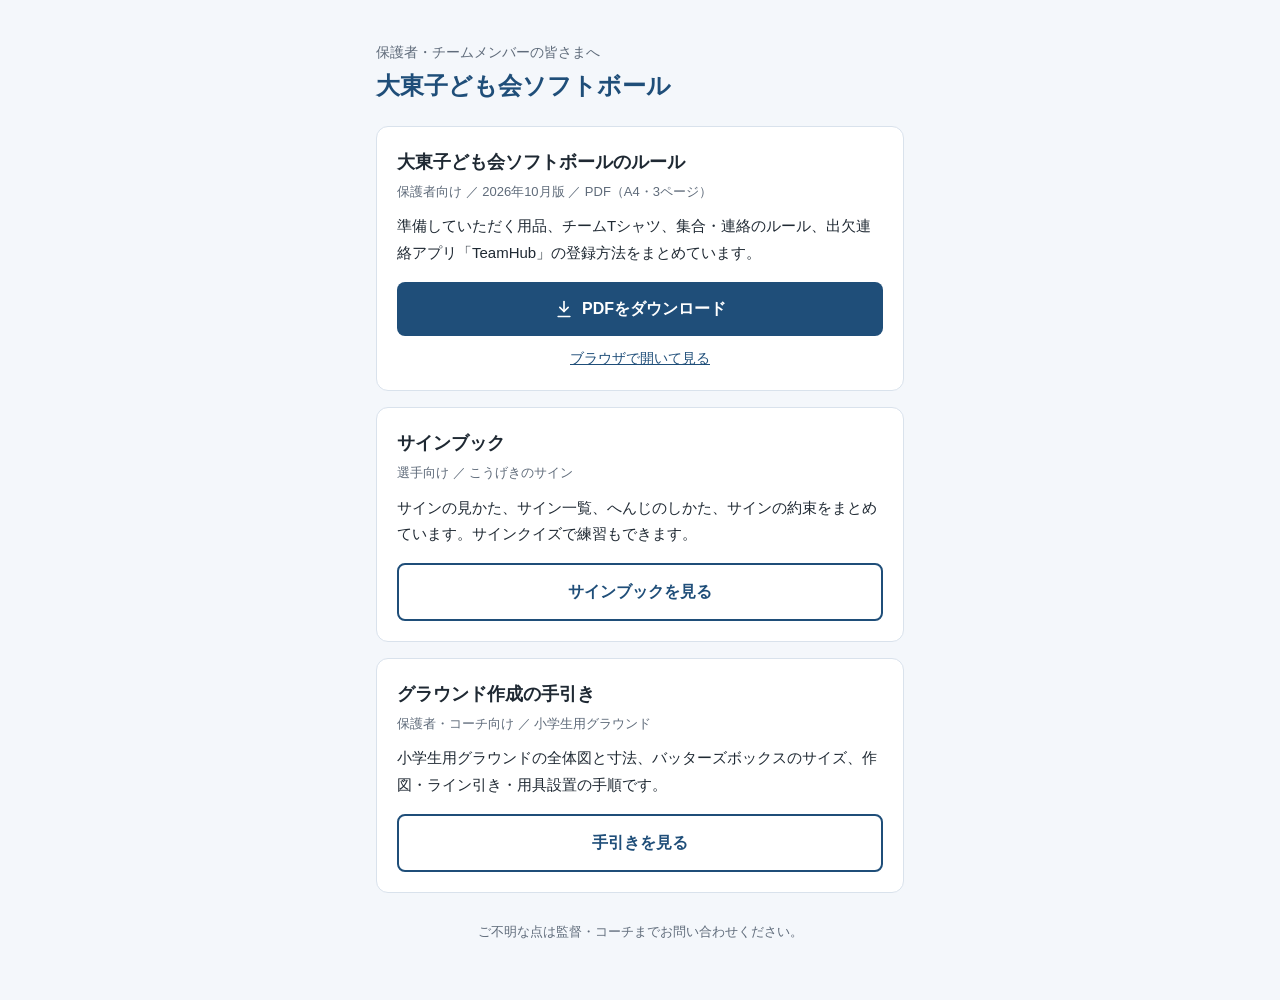
<file: index.html>
<!doctype html>
<html lang="ja">
<head>
<meta charset="utf-8">
<meta name="viewport" content="width=device-width, initial-scale=1">
<meta name="robots" content="noindex, nofollow">
<title>大東子ども会ソフトボール</title>
<link rel="stylesheet" href="common.css">
<style>
  main { max-width: 560px; padding-top: 40px; }
  .eyebrow { color: var(--muted); font-size: 14px; margin: 0 0 4px; }
  h1 { font-size: 24px; color: var(--accent); margin: 0 0 24px; line-height: 1.4; }
  .card {
    background: var(--card);
    border: 1px solid var(--line);
    border-radius: 12px;
    padding: 20px;
    margin-bottom: 16px;
  }
  .card h2 { font-size: 18px; margin: 0 0 2px; }
  .card .meta { color: var(--muted); font-size: 13px; margin: 0 0 10px; }
  .card p.desc { margin: 0 0 16px; font-size: 15px; }
  .btn {
    display: flex; align-items: center; justify-content: center; gap: 8px;
    width: 100%; padding: 13px 16px;
    background: var(--accent); color: #fff;
    border-radius: 8px; text-decoration: none; font-weight: bold; font-size: 16px;
  }
  .btn:hover { background: var(--accent-hover); }
  .btn.outline { background: transparent; color: var(--accent); border: 2px solid var(--accent); }
  .btn.outline:hover { background: var(--head); }
  .btn svg { width: 20px; height: 20px; flex: none; }
  .sub-link { display: block; text-align: center; margin-top: 10px; font-size: 14px; }
  footer { margin-top: 28px; color: var(--muted); font-size: 13px; text-align: center; }
</style>
</head>
<body>
<main>
  <p class="eyebrow">保護者・チームメンバーの皆さまへ</p>
  <h1>大東子ども会ソフトボール</h1>

  <section class="card">
    <h2>大東子ども会ソフトボールのルール</h2>
    <p class="meta">保護者向け ／ 2026年10月版 ／ PDF（A4・3ページ）</p>
    <p class="desc">準備していただく用品、チームTシャツ、集合・連絡のルール、出欠連絡アプリ「TeamHub」の登録方法をまとめています。</p>
    <a class="btn" href="rules.pdf" download="大東子ども会ソフトボールのルール.pdf">
      <svg viewBox="0 0 24 24" fill="none" stroke="currentColor" stroke-width="2" stroke-linecap="round" stroke-linejoin="round" aria-hidden="true"><path d="M12 3v12"/><path d="m7 10 5 5 5-5"/><path d="M5 21h14"/></svg>
      PDFをダウンロード
    </a>
    <a class="sub-link" href="rules.pdf" target="_blank" rel="noopener">ブラウザで開いて見る</a>
  </section>

  <section class="card">
    <h2>サインブック</h2>
    <p class="meta">選手向け ／ こうげきのサイン</p>
    <p class="desc">サインの見かた、サイン一覧、へんじのしかた、サインの約束をまとめています。サインクイズで練習もできます。</p>
    <a class="btn outline" href="signs.html">サインブックを見る</a>
  </section>

  <section class="card">
    <h2>グラウンド作成の手引き</h2>
    <p class="meta">保護者・コーチ向け ／ 小学生用グラウンド</p>
    <p class="desc">小学生用グラウンドの全体図と寸法、バッターズボックスのサイズ、作図・ライン引き・用具設置の手順です。</p>
    <a class="btn outline" href="ground.html">手引きを見る</a>
  </section>

  <footer>ご不明な点は監督・コーチまでお問い合わせください。</footer>
</main>
</body>
</html>
</file>
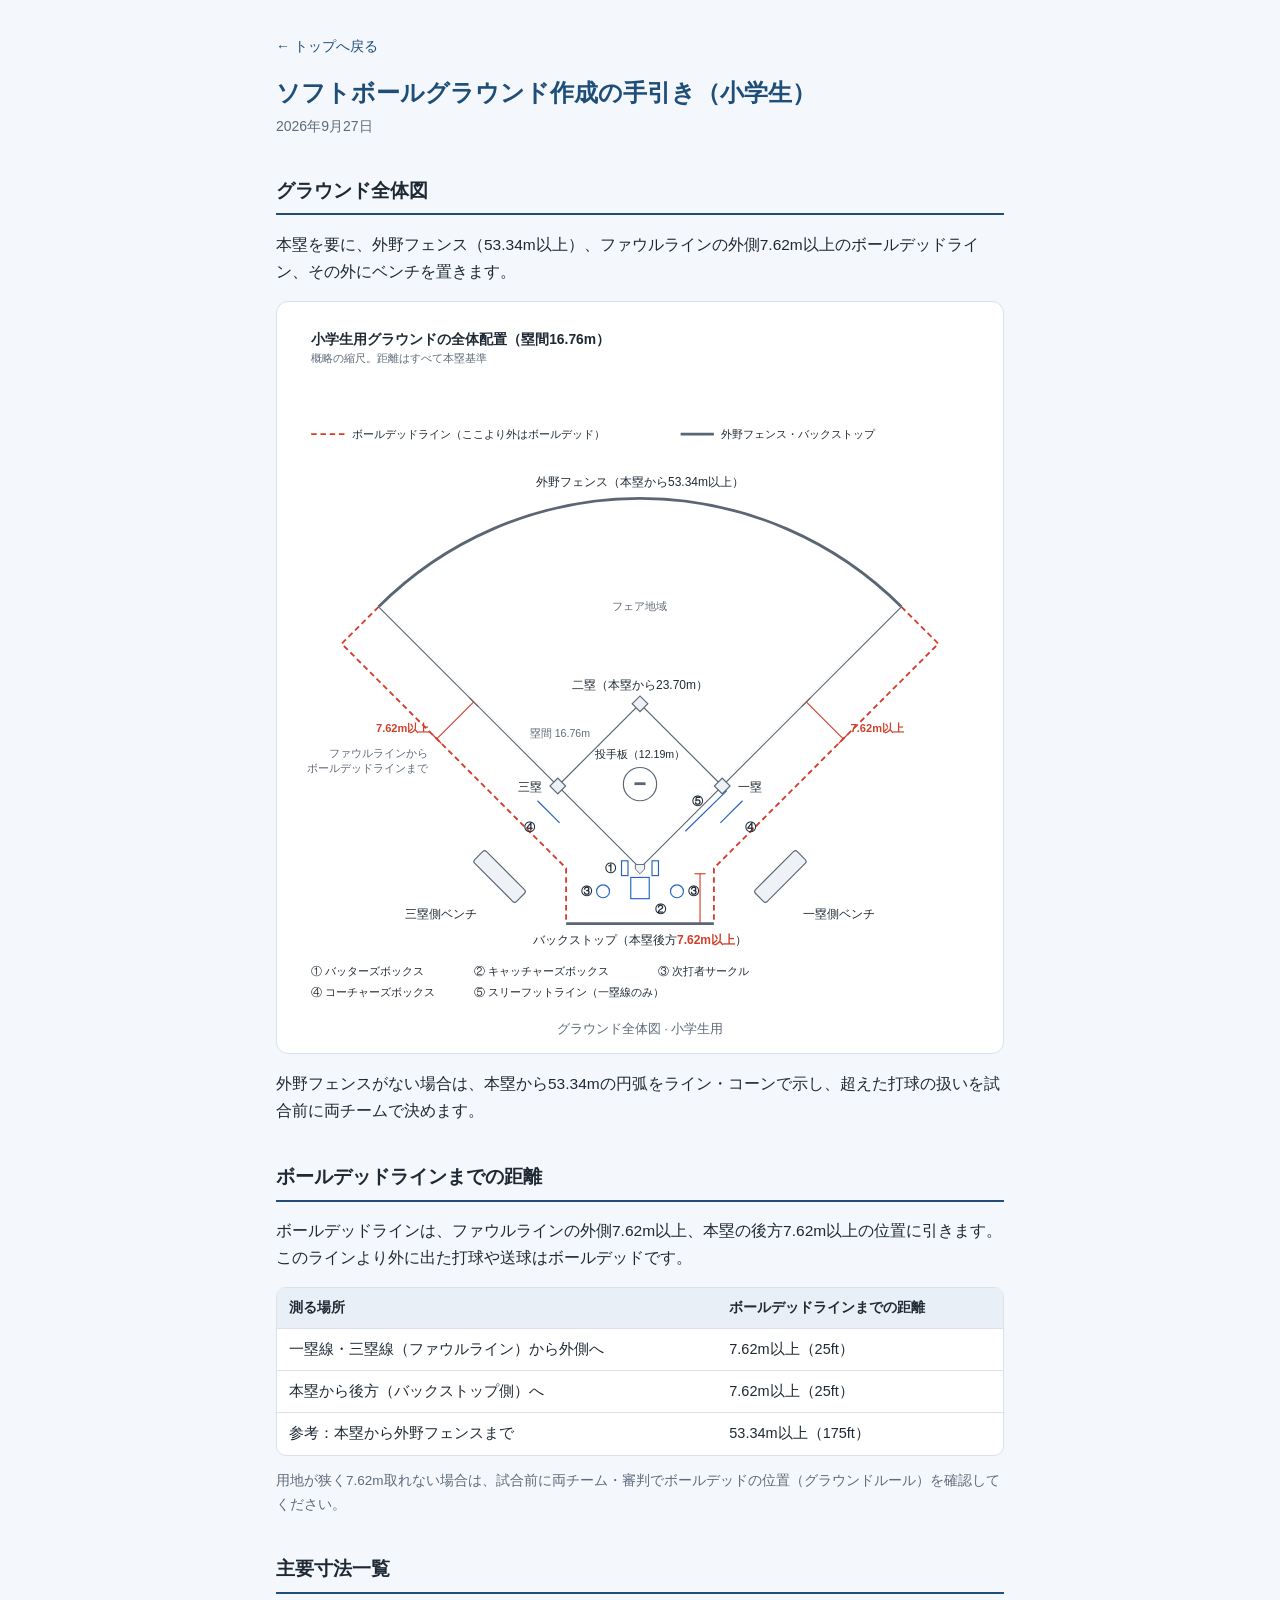
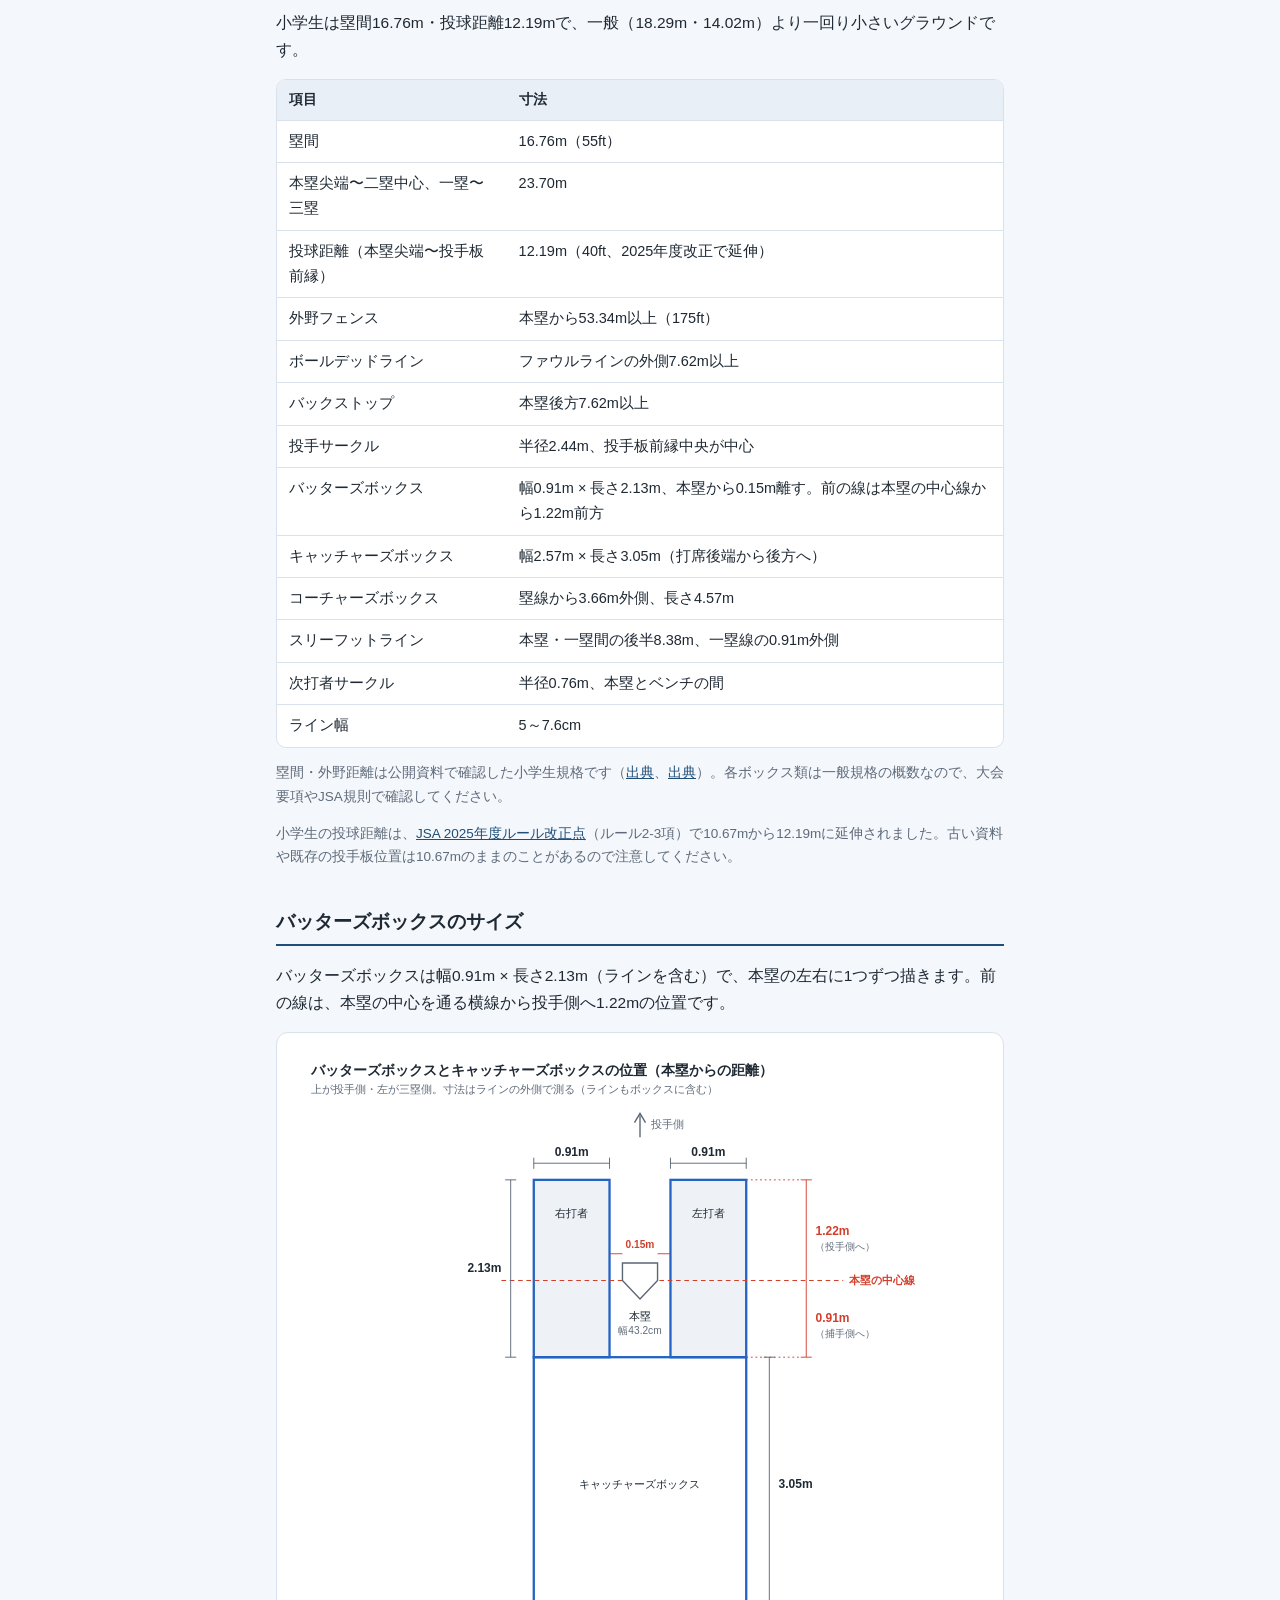
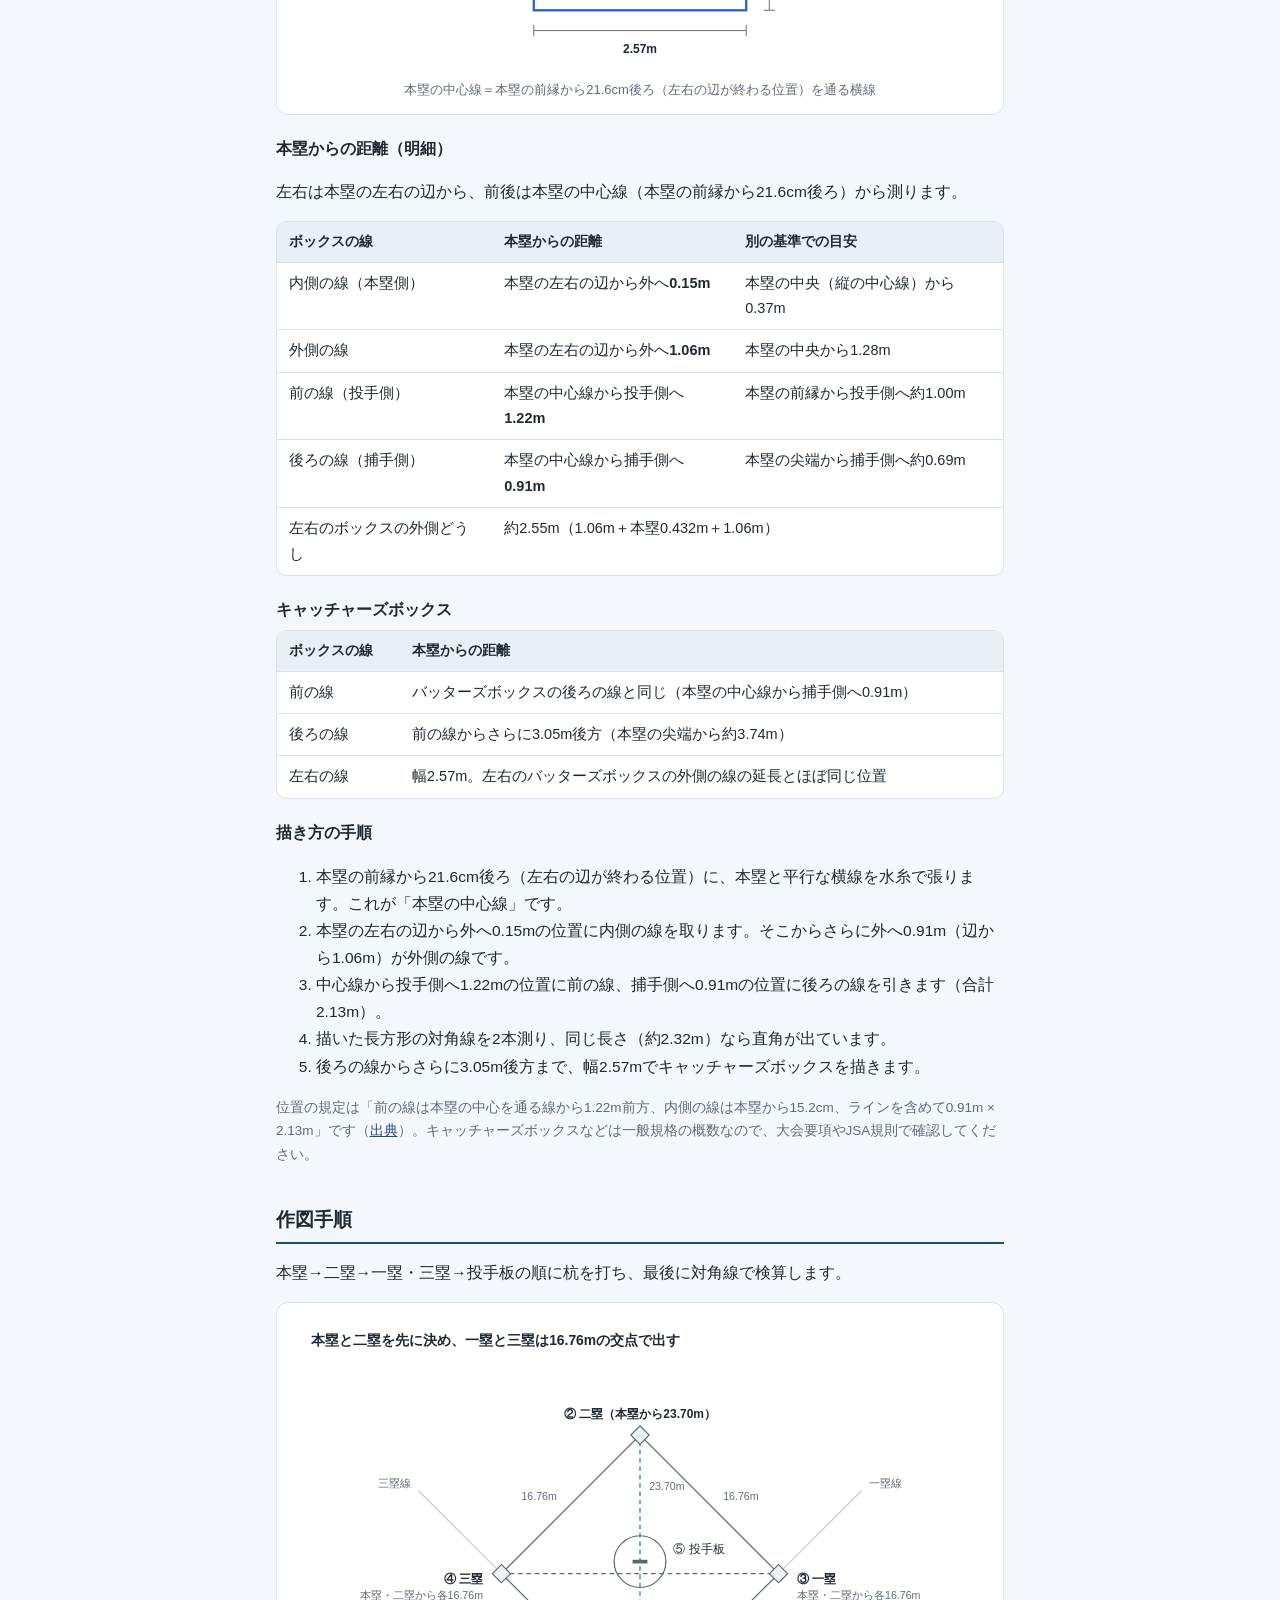
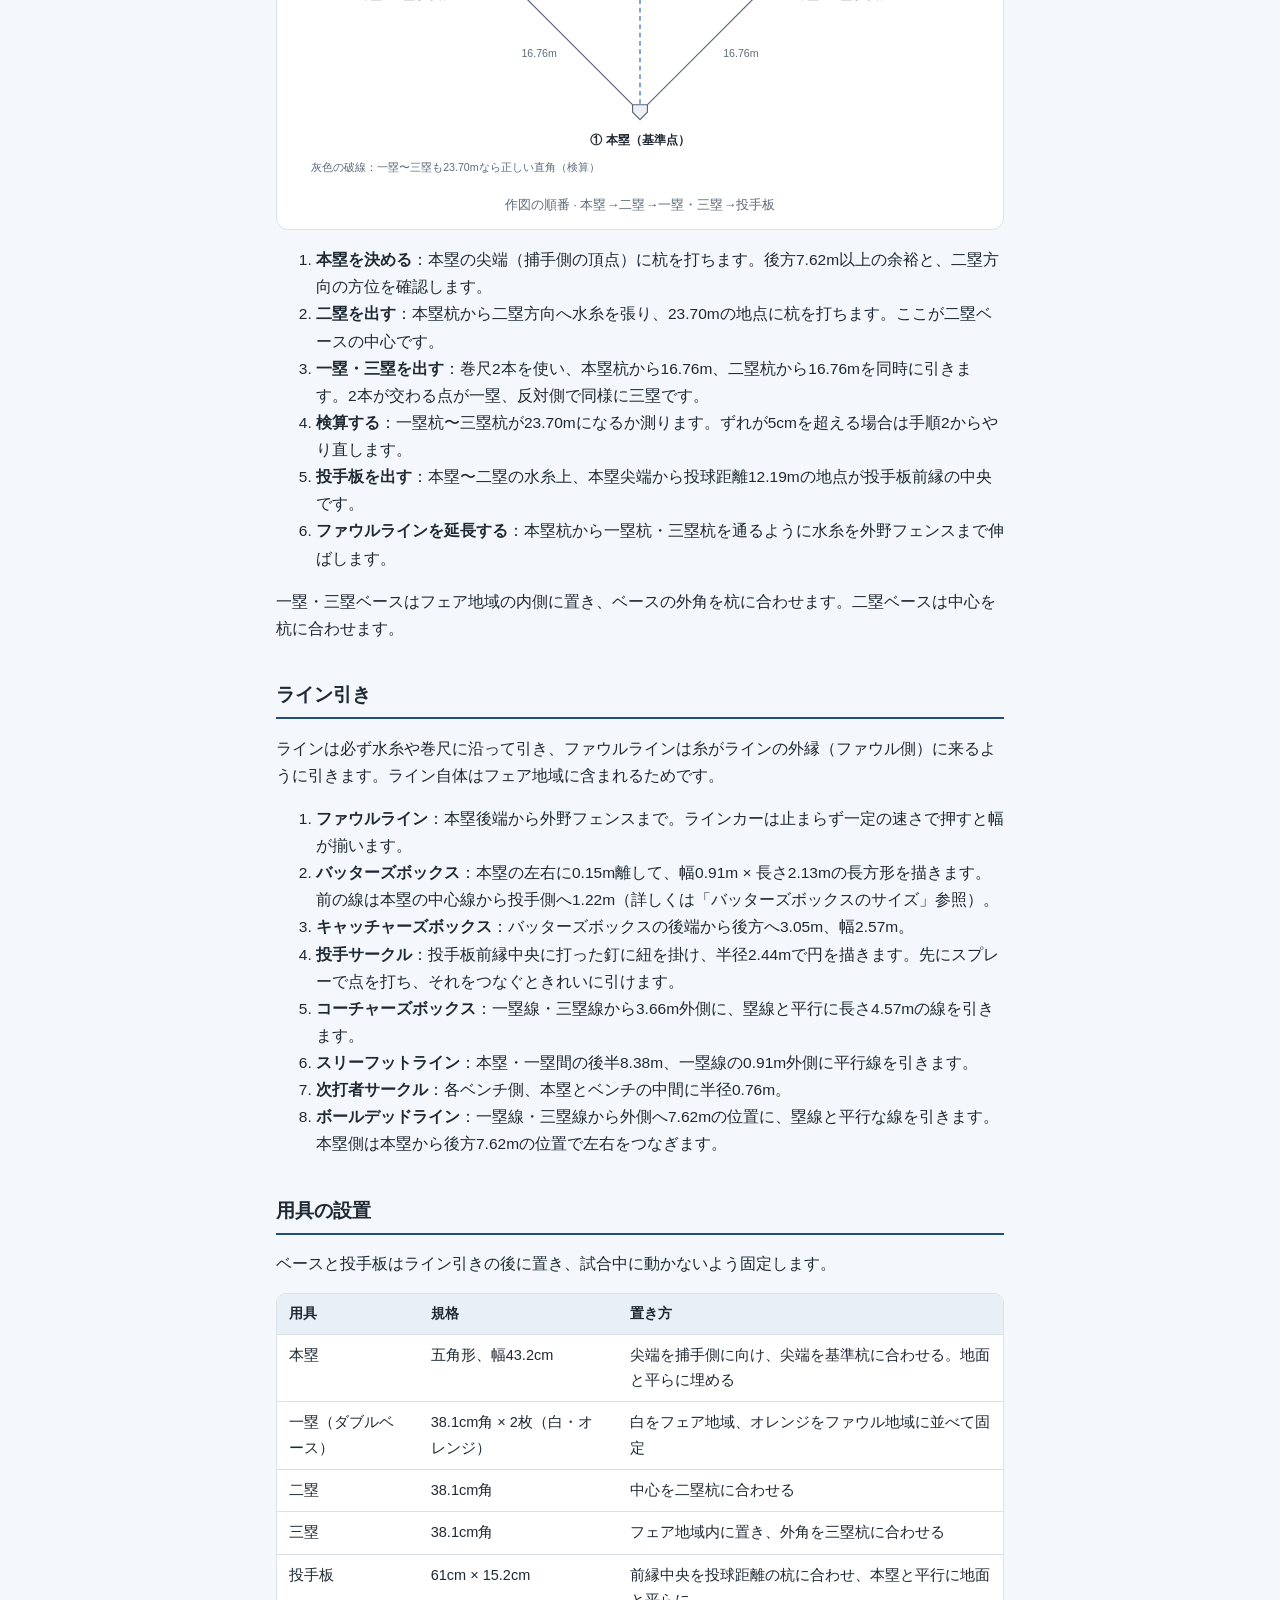
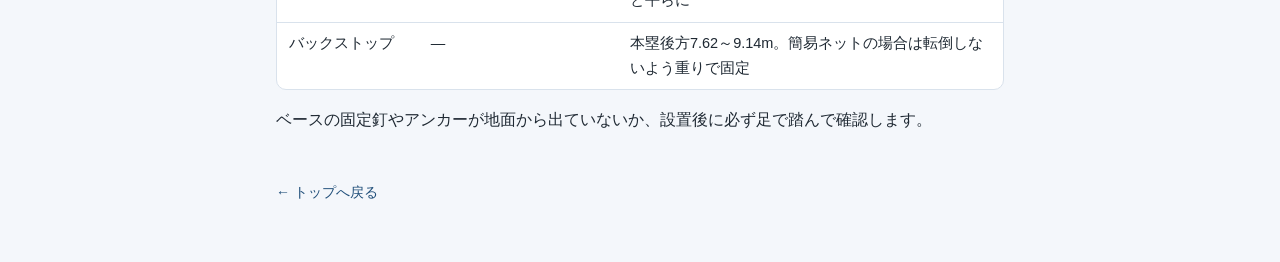
<file: ground.html>
<!doctype html>
<html lang="ja">
<head>
<meta charset="utf-8">
<meta name="viewport" content="width=device-width, initial-scale=1">
<meta name="robots" content="noindex, nofollow">
<title>グラウンド作成の手引き</title>
<link rel="stylesheet" href="common.css">
<style>
  :root {
    --axis: #5b6675; --grid: #c3ccd6; --cat1: #2463c4; --cat2: #d23f2b; --tint: #eef2f6;
  }
  @media (prefers-color-scheme: dark) {
    :root { --axis: #a3afbd; --grid: #3a4757; --cat1: #6aa0f0; --cat2: #f06a54; --tint: #223044; }
  }
  figure { margin: 16px 0; background: var(--card); border: 1px solid var(--line); border-radius: 12px; padding: 12px; }
  figure svg { display: block; width: 100%; height: auto; }
  figcaption { color: var(--muted); font-size: 13px; text-align: center; margin-top: 6px; }
  .svg-ink { fill: var(--text); }
  .svg-quiet { fill: var(--muted); }
</style>
</head>
<body>
<main class="doc">
  <a class="back" href="./">← トップへ戻る</a>
  <h1>ソフトボールグラウンド作成の手引き（小学生）</h1>
  <p class="meta">2026年9月27日</p>

  <h2>グラウンド全体図</h2>
  <p>本塁を要に、外野フェンス（53.34m以上）、ファウルラインの外側7.62m以上のボールデッドライン、その外にベンチを置きます。</p>
  <figure>
    <svg viewBox="0 0 760 756" role="img" aria-label="小学生用グラウンドの全体配置" font-size="13">
      <text x="24" y="32" font-size="15" font-weight="600" class="svg-ink">小学生用グラウンドの全体配置（塁間16.76m）</text>
      <text x="24" y="52" font-size="11.5" class="svg-quiet">概略の縮尺。距離はすべて本塁基準</text>
      <line x1="24" y1="130" x2="60" y2="130" stroke="var(--cat2)" stroke-width="2" stroke-dasharray="6 4"/>
      <text x="68" y="134" font-size="11.5" class="svg-ink">ボールデッドライン（ここより外はボールデッド）</text>
      <line x1="424" y1="130" x2="460" y2="130" stroke="var(--axis)" stroke-width="3"/>
      <text x="468" y="134" font-size="11.5" class="svg-ink">外野フェンス・バックストップ</text>
      <path d="M97 317A400 400 0 0 1 663 317" fill="none" stroke="var(--axis)" stroke-width="3"/>
      <text x="380" y="186" text-anchor="middle" class="svg-ink">外野フェンス（本塁から53.34m以上）</text>
      <text x="380" y="320" text-anchor="middle" font-size="11.5" class="svg-quiet">フェア地域</text>
      <g fill="none" stroke="var(--cat2)" stroke-width="2" stroke-dasharray="6 4">
        <path d="M663 317L703 357L460 600L460 660"/>
        <path d="M97 317L57 357L300 600L300 660"/>
      </g>
      <g stroke="var(--cat2)" stroke-width="1.25">
        <line x1="560" y1="420" x2="600" y2="460"/><line x1="555" y1="425" x2="565" y2="415"/><line x1="595" y1="465" x2="605" y2="455"/>
        <line x1="200" y1="420" x2="160" y2="460"/><line x1="195" y1="415" x2="205" y2="425"/><line x1="155" y1="455" x2="165" y2="465"/>
        <line x1="445" y1="606" x2="445" y2="660"/><line x1="439" y1="606" x2="451" y2="606"/><line x1="439" y1="660" x2="451" y2="660"/>
      </g>
      <g font-size="12" font-weight="600" fill="var(--cat2)">
        <text x="608" y="452">7.62m以上</text>
        <text x="152" y="452" text-anchor="end">7.62m以上</text>
      </g>
      <text x="150" y="480" text-anchor="end" font-size="11.5" class="svg-quiet"><tspan>ファウルラインから</tspan><tspan x="150" dy="16">ボールデッドラインまで</tspan></text>
      <line x1="300" y1="660" x2="460" y2="660" stroke="var(--axis)" stroke-width="3"/>
      <text x="380" y="682" text-anchor="middle" class="svg-ink">バックストップ（本塁後方<tspan font-weight="600" fill="var(--cat2)">7.62m以上</tspan>）</text>
      <g stroke="var(--axis)" stroke-width="1.25">
        <line x1="380" y1="600" x2="663" y2="317"/>
        <line x1="380" y1="600" x2="97" y2="317"/>
      </g>
      <path d="M469 511L380 422L291 511" fill="none" stroke="var(--axis)" stroke-width="1.25"/>
      <g fill="var(--tint)" stroke="var(--axis)" stroke-width="1.25">
        <rect x="463" y="505" width="12" height="12" transform="rotate(45 469 511)"/>
        <rect x="374" y="416" width="12" height="12" transform="rotate(45 380 422)"/>
        <rect x="285" y="505" width="12" height="12" transform="rotate(45 291 511)"/>
        <polygon points="375,596 385,596 385,601 380,606 375,601" stroke-width="1"/>
      </g>
      <text x="486" y="516" class="svg-ink">一塁</text>
      <text x="380" y="406" text-anchor="middle" class="svg-ink">二塁（本塁から23.70m）</text>
      <text x="274" y="516" text-anchor="end" class="svg-ink">三塁</text>
      <text x="326" y="458" text-anchor="end" font-size="11.5" class="svg-quiet">塁間 16.76m</text>
      <circle cx="380" cy="509" r="18" fill="none" stroke="var(--axis)" stroke-width="1.25"/>
      <rect x="374" y="507" width="12" height="3" fill="var(--axis)"/>
      <text x="380" y="481" text-anchor="middle" font-size="11.5" class="svg-ink">投手板（12.19m）</text>
      <g fill="none" stroke="var(--cat1)" stroke-width="1.25">
        <rect x="360" y="592" width="7" height="16"/>
        <rect x="393" y="592" width="7" height="16"/>
        <rect x="370" y="610" width="20" height="23"/>
        <line x1="467" y1="551" x2="491" y2="527"/>
        <line x1="293" y1="551" x2="269" y2="527"/>
        <line x1="429" y1="560" x2="474" y2="516"/>
        <circle cx="420" cy="625" r="7"/>
        <circle cx="340" cy="625" r="7"/>
      </g>
      <g font-size="11.5" font-weight="600" class="svg-ink">
        <text x="354" y="604" text-anchor="end">①</text>
        <text x="396" y="648">②</text>
        <text x="432" y="629">③</text>
        <text x="328" y="629" text-anchor="end">③</text>
        <text x="494" y="560">④</text>
        <text x="266" y="560" text-anchor="end">④</text>
        <text x="442" y="532" text-anchor="middle">⑤</text>
      </g>
      <rect x="500" y="600" width="64" height="18" rx="3" fill="var(--tint)" stroke="var(--axis)" stroke-width="1.25" transform="rotate(-45 532 609)"/>
      <text x="556" y="654" class="svg-ink">一塁側ベンチ</text>
      <rect x="196" y="600" width="64" height="18" rx="3" fill="var(--tint)" stroke="var(--axis)" stroke-width="1.25" transform="rotate(45 228 609)"/>
      <text x="204" y="654" text-anchor="end" class="svg-ink">三塁側ベンチ</text>
      <g font-size="11.5" class="svg-ink">
        <text x="24" y="716">① バッターズボックス</text>
        <text x="200" y="716">② キャッチャーズボックス</text>
        <text x="400" y="716">③ 次打者サークル</text>
        <text x="24" y="738">④ コーチャーズボックス</text>
        <text x="200" y="738">⑤ スリーフットライン（一塁線のみ）</text>
      </g>
    </svg>
    <figcaption>グラウンド全体図 · 小学生用</figcaption>
  </figure>
  <p>外野フェンスがない場合は、本塁から53.34mの円弧をライン・コーンで示し、超えた打球の扱いを試合前に両チームで決めます。</p>

  <h2>ボールデッドラインまでの距離</h2>
  <p>ボールデッドラインは、ファウルラインの外側7.62m以上、本塁の後方7.62m以上の位置に引きます。このラインより外に出た打球や送球はボールデッドです。</p>
  <div class="table-wrap"><table>
    <thead><tr><th>測る場所</th><th>ボールデッドラインまでの距離</th></tr></thead>
    <tbody>
      <tr><td>一塁線・三塁線（ファウルライン）から外側へ</td><td>7.62m以上（25ft）</td></tr>
      <tr><td>本塁から後方（バックストップ側）へ</td><td>7.62m以上（25ft）</td></tr>
      <tr><td>参考：本塁から外野フェンスまで</td><td>53.34m以上（175ft）</td></tr>
    </tbody>
  </table></div>
  <p class="note">用地が狭く7.62m取れない場合は、試合前に両チーム・審判でボールデッドの位置（グラウンドルール）を確認してください。</p>

  <h2>主要寸法一覧</h2>
  <p>小学生は塁間16.76m・投球距離12.19mで、一般（18.29m・14.02m）より一回り小さいグラウンドです。</p>
  <div class="table-wrap"><table>
    <thead><tr><th>項目</th><th>寸法</th></tr></thead>
    <tbody>
      <tr><td>塁間</td><td>16.76m（55ft）</td></tr>
      <tr><td>本塁尖端〜二塁中心、一塁〜三塁</td><td>23.70m</td></tr>
      <tr><td>投球距離（本塁尖端〜投手板前縁）</td><td>12.19m（40ft、2025年度改正で延伸）</td></tr>
      <tr><td>外野フェンス</td><td>本塁から53.34m以上（175ft）</td></tr>
      <tr><td>ボールデッドライン</td><td>ファウルラインの外側7.62m以上</td></tr>
      <tr><td>バックストップ</td><td>本塁後方7.62m以上</td></tr>
      <tr><td>投手サークル</td><td>半径2.44m、投手板前縁中央が中心</td></tr>
      <tr><td>バッターズボックス</td><td>幅0.91m × 長さ2.13m、本塁から0.15m離す。前の線は本塁の中心線から1.22m前方</td></tr>
      <tr><td>キャッチャーズボックス</td><td>幅2.57m × 長さ3.05m（打席後端から後方へ）</td></tr>
      <tr><td>コーチャーズボックス</td><td>塁線から3.66m外側、長さ4.57m</td></tr>
      <tr><td>スリーフットライン</td><td>本塁・一塁間の後半8.38m、一塁線の0.91m外側</td></tr>
      <tr><td>次打者サークル</td><td>半径0.76m、本塁とベンチの間</td></tr>
      <tr><td>ライン幅</td><td>5～7.6cm</td></tr>
    </tbody>
  </table></div>
  <p class="note">塁間・外野距離は公開資料で確認した小学生規格です（<a href="https://softball.plala-hometime.com/field-dimensions/">出典</a>、<a href="https://softball-times.com/20200523-4">出典</a>）。各ボックス類は一般規格の概数なので、大会要項やJSA規則で確認してください。</p>
  <p class="note">小学生の投球距離は、<a href="https://www.softball.or.jp/bulletin/index/pdf/Jsa_Rule_Changes.pdf">JSA 2025年度ルール改正点</a>（ルール2-3項）で10.67mから12.19mに延伸されました。古い資料や既存の投手板位置は10.67mのままのことがあるので注意してください。</p>

  <h2>バッターズボックスのサイズ</h2>
  <p>バッターズボックスは幅0.91m × 長さ2.13m（ラインを含む）で、本塁の左右に1つずつ描きます。前の線は、本塁の中心を通る横線から投手側へ1.22mの位置です。</p>
  <figure>
    <svg viewBox="0 0 760 680" role="img" aria-label="バッターズボックスとキャッチャーズボックスの本塁からの距離" font-size="13">
      <text x="24" y="32" font-size="15" font-weight="600" class="svg-ink">バッターズボックスとキャッチャーズボックスの位置（本塁からの距離）</text>
      <text x="24" y="52" font-size="11.5" class="svg-quiet">上が投手側・左が三塁側。寸法はラインの外側で測る（ラインもボックスに含む）</text>
      <path d="M380 100 L380 76" stroke="var(--axis)" stroke-width="1.5"/>
      <path d="M374 84 L380 74 L386 84" fill="none" stroke="var(--axis)" stroke-width="1.5"/>
      <text x="392" y="90" font-size="11.5" class="svg-quiet">投手側</text>
      <g fill="var(--tint)" stroke="var(--cat1)" stroke-width="2.5">
        <rect x="265" y="146" width="82" height="192"/>
        <rect x="413" y="146" width="82" height="192"/>
      </g>
      <text x="306" y="186" text-anchor="middle" font-size="12" class="svg-ink">右打者</text>
      <text x="454" y="186" text-anchor="middle" font-size="12" class="svg-ink">左打者</text>
      <rect x="265" y="338" width="230" height="274" fill="none" stroke="var(--cat1)" stroke-width="2.5"/>
      <text x="380" y="480" text-anchor="middle" font-size="12" class="svg-ink">キャッチャーズボックス</text>
      <line x1="230" y1="255" x2="600" y2="255" stroke="var(--cat2)" stroke-width="1.25" stroke-dasharray="5 4"/>
      <text x="606" y="259" font-size="11.5" font-weight="600" fill="var(--cat2)">本塁の中心線</text>
      <polygon points="361,236 399,236 399,255 380,275 361,255" fill="#ffffff" stroke="var(--axis)" stroke-width="1.5"/>
      <text x="380" y="298" text-anchor="middle" font-size="11.5" class="svg-ink">本塁</text>
      <text x="380" y="313" text-anchor="middle" font-size="11" class="svg-quiet">幅43.2cm</text>
      <g stroke="var(--axis)" stroke-width="1">
        <line x1="265" y1="128" x2="347" y2="128"/><line x1="265" y1="122" x2="265" y2="134"/><line x1="347" y1="122" x2="347" y2="134"/>
        <line x1="413" y1="128" x2="495" y2="128"/><line x1="413" y1="122" x2="413" y2="134"/><line x1="495" y1="122" x2="495" y2="134"/>
      </g>
      <text x="306" y="120" text-anchor="middle" font-weight="600" class="svg-ink">0.91m</text>
      <text x="454" y="120" text-anchor="middle" font-weight="600" class="svg-ink">0.91m</text>
      <g stroke="var(--axis)" stroke-width="1">
        <line x1="240" y1="146" x2="240" y2="338"/><line x1="234" y1="146" x2="246" y2="146"/><line x1="234" y1="338" x2="246" y2="338"/>
      </g>
      <text x="230" y="246" text-anchor="end" font-weight="600" class="svg-ink">2.13m</text>
      <g stroke="var(--cat2)" stroke-width="1">
        <line x1="347" y1="226" x2="361" y2="226"/><line x1="399" y1="226" x2="413" y2="226"/>
      </g>
      <text x="380" y="220" text-anchor="middle" font-size="11" font-weight="600" fill="var(--cat2)">0.15m</text>
      <g stroke="var(--cat2)" stroke-width="1">
        <line x1="560" y1="146" x2="560" y2="255"/><line x1="554" y1="146" x2="566" y2="146"/>
        <line x1="560" y1="255" x2="560" y2="338"/><line x1="554" y1="338" x2="566" y2="338"/>
        <line x1="495" y1="146" x2="554" y2="146" stroke-dasharray="2 3"/><line x1="495" y1="338" x2="554" y2="338" stroke-dasharray="2 3"/>
      </g>
      <text x="570" y="206" font-weight="600" fill="var(--cat2)">1.22m</text>
      <text x="570" y="222" font-size="11" class="svg-quiet">（投手側へ）</text>
      <text x="570" y="300" font-weight="600" fill="var(--cat2)">0.91m</text>
      <text x="570" y="316" font-size="11" class="svg-quiet">（捕手側へ）</text>
      <g stroke="var(--axis)" stroke-width="1">
        <line x1="265" y1="634" x2="495" y2="634"/><line x1="265" y1="628" x2="265" y2="640"/><line x1="495" y1="628" x2="495" y2="640"/>
        <line x1="520" y1="338" x2="520" y2="612"/><line x1="514" y1="338" x2="526" y2="338"/><line x1="514" y1="612" x2="526" y2="612"/>
      </g>
      <text x="380" y="658" text-anchor="middle" font-weight="600" class="svg-ink">2.57m</text>
      <text x="530" y="480" font-weight="600" class="svg-ink">3.05m</text>
    </svg>
    <figcaption>本塁の中心線＝本塁の前縁から21.6cm後ろ（左右の辺が終わる位置）を通る横線</figcaption>
  </figure>

  <h3>本塁からの距離（明細）</h3>
  <p>左右は本塁の左右の辺から、前後は本塁の中心線（本塁の前縁から21.6cm後ろ）から測ります。</p>
  <div class="table-wrap"><table>
    <thead><tr><th>ボックスの線</th><th>本塁からの距離</th><th>別の基準での目安</th></tr></thead>
    <tbody>
      <tr><td>内側の線（本塁側）</td><td>本塁の左右の辺から外へ<b>0.15m</b></td><td>本塁の中央（縦の中心線）から0.37m</td></tr>
      <tr><td>外側の線</td><td>本塁の左右の辺から外へ<b>1.06m</b></td><td>本塁の中央から1.28m</td></tr>
      <tr><td>前の線（投手側）</td><td>本塁の中心線から投手側へ<b>1.22m</b></td><td>本塁の前縁から投手側へ約1.00m</td></tr>
      <tr><td>後ろの線（捕手側）</td><td>本塁の中心線から捕手側へ<b>0.91m</b></td><td>本塁の尖端から捕手側へ約0.69m</td></tr>
      <tr><td>左右のボックスの外側どうし</td><td colspan="2">約2.55m（1.06m＋本塁0.432m＋1.06m）</td></tr>
    </tbody>
  </table></div>

  <h3>キャッチャーズボックス</h3>
  <div class="table-wrap"><table>
    <thead><tr><th>ボックスの線</th><th>本塁からの距離</th></tr></thead>
    <tbody>
      <tr><td>前の線</td><td>バッターズボックスの後ろの線と同じ（本塁の中心線から捕手側へ0.91m）</td></tr>
      <tr><td>後ろの線</td><td>前の線からさらに3.05m後方（本塁の尖端から約3.74m）</td></tr>
      <tr><td>左右の線</td><td>幅2.57m。左右のバッターズボックスの外側の線の延長とほぼ同じ位置</td></tr>
    </tbody>
  </table></div>

  <h3>描き方の手順</h3>
  <ol>
    <li>本塁の前縁から21.6cm後ろ（左右の辺が終わる位置）に、本塁と平行な横線を水糸で張ります。これが「本塁の中心線」です。</li>
    <li>本塁の左右の辺から外へ0.15mの位置に内側の線を取ります。そこからさらに外へ0.91m（辺から1.06m）が外側の線です。</li>
    <li>中心線から投手側へ1.22mの位置に前の線、捕手側へ0.91mの位置に後ろの線を引きます（合計2.13m）。</li>
    <li>描いた長方形の対角線を2本測り、同じ長さ（約2.32m）なら直角が出ています。</li>
    <li>後ろの線からさらに3.05m後方まで、幅2.57mでキャッチャーズボックスを描きます。</li>
  </ol>
  <p class="note">位置の規定は「前の線は本塁の中心を通る線から1.22m前方、内側の線は本塁から15.2cm、ラインを含めて0.91m × 2.13m」です（<a href="https://flosoftball.com/articles/5057740-softball-facts-dimensions-distance-and-diameters">出典</a>）。キャッチャーズボックスなどは一般規格の概数なので、大会要項やJSA規則で確認してください。</p>

  <h2>作図手順</h2>
  <p>本塁→二塁→一塁・三塁→投手板の順に杭を打ち、最後に対角線で検算します。</p>
  <figure>
    <svg viewBox="0 0 760 512" role="img" aria-label="本塁と二塁を先に決め、一塁と三塁は16.76mの交点で出す" font-size="13">
      <text x="24" y="32" font-size="15" font-weight="600" class="svg-ink">本塁と二塁を先に決め、一塁と三塁は16.76mの交点で出す</text>
      <g stroke="var(--grid)" stroke-width="1.25">
        <line x1="530" y1="280" x2="620" y2="190"/>
        <line x1="230" y1="280" x2="140" y2="190"/>
      </g>
      <path d="M380 430L530 280L380 130L230 280Z" fill="none" stroke="var(--axis)" stroke-width="1.25"/>
      <g fill="none" stroke-width="1.25" stroke-dasharray="5 4">
        <line x1="380" y1="430" x2="380" y2="130" stroke="var(--cat1)"/>
        <line x1="230" y1="280" x2="530" y2="280" stroke="var(--axis)"/>
      </g>
      <circle cx="380" cy="267" r="28" fill="none" stroke="var(--axis)" stroke-width="1.25"/>
      <rect x="372" y="265" width="16" height="4" fill="var(--axis)"/>
      <text x="416" y="258" class="svg-ink">⑤ 投手板</text>
      <g fill="var(--tint)" stroke="var(--axis)" stroke-width="1.25">
        <polygon points="372,422 388,422 388,430 380,438 372,430"/>
        <rect x="523" y="273" width="14" height="14" transform="rotate(45 530 280)"/>
        <rect x="373" y="123" width="14" height="14" transform="rotate(45 380 130)"/>
        <rect x="223" y="273" width="14" height="14" transform="rotate(45 230 280)"/>
      </g>
      <text x="380" y="464" text-anchor="middle" font-weight="600" class="svg-ink">① 本塁（基準点）</text>
      <text x="380" y="112" text-anchor="middle" font-weight="600" class="svg-ink">② 二塁（本塁から23.70m）</text>
      <text x="550" y="290" class="svg-ink"><tspan font-weight="600">③ 一塁</tspan><tspan x="550" dy="18" font-size="11.5" class="svg-quiet">本塁・二塁から各16.76m</tspan></text>
      <text x="210" y="290" text-anchor="end" class="svg-ink"><tspan font-weight="600">④ 三塁</tspan><tspan x="210" dy="18" font-size="11.5" class="svg-quiet">本塁・二塁から各16.76m</tspan></text>
      <g font-size="11.5" class="svg-quiet">
        <text x="470" y="370">16.76m</text>
        <text x="470" y="200">16.76m</text>
        <text x="290" y="200" text-anchor="end">16.76m</text>
        <text x="290" y="370" text-anchor="end">16.76m</text>
        <text x="390" y="190">23.70m</text>
        <text x="628" y="186">一塁線</text>
        <text x="132" y="186" text-anchor="end">三塁線</text>
        <text x="24" y="494">灰色の破線：一塁〜三塁も23.70mなら正しい直角（検算）</text>
      </g>
    </svg>
    <figcaption>作図の順番 · 本塁→二塁→一塁・三塁→投手板</figcaption>
  </figure>
  <ol>
    <li><strong>本塁を決める</strong>：本塁の尖端（捕手側の頂点）に杭を打ちます。後方7.62m以上の余裕と、二塁方向の方位を確認します。</li>
    <li><strong>二塁を出す</strong>：本塁杭から二塁方向へ水糸を張り、23.70mの地点に杭を打ちます。ここが二塁ベースの中心です。</li>
    <li><strong>一塁・三塁を出す</strong>：巻尺2本を使い、本塁杭から16.76m、二塁杭から16.76mを同時に引きます。2本が交わる点が一塁、反対側で同様に三塁です。</li>
    <li><strong>検算する</strong>：一塁杭〜三塁杭が23.70mになるか測ります。ずれが5cmを超える場合は手順2からやり直します。</li>
    <li><strong>投手板を出す</strong>：本塁〜二塁の水糸上、本塁尖端から投球距離12.19mの地点が投手板前縁の中央です。</li>
    <li><strong>ファウルラインを延長する</strong>：本塁杭から一塁杭・三塁杭を通るように水糸を外野フェンスまで伸ばします。</li>
  </ol>
  <p>一塁・三塁ベースはフェア地域の内側に置き、ベースの外角を杭に合わせます。二塁ベースは中心を杭に合わせます。</p>

  <h2>ライン引き</h2>
  <p>ラインは必ず水糸や巻尺に沿って引き、ファウルラインは糸がラインの外縁（ファウル側）に来るように引きます。ライン自体はフェア地域に含まれるためです。</p>
  <ol>
    <li><strong>ファウルライン</strong>：本塁後端から外野フェンスまで。ラインカーは止まらず一定の速さで押すと幅が揃います。</li>
    <li><strong>バッターズボックス</strong>：本塁の左右に0.15m離して、幅0.91m × 長さ2.13mの長方形を描きます。前の線は本塁の中心線から投手側へ1.22m（詳しくは「バッターズボックスのサイズ」参照）。</li>
    <li><strong>キャッチャーズボックス</strong>：バッターズボックスの後端から後方へ3.05m、幅2.57m。</li>
    <li><strong>投手サークル</strong>：投手板前縁中央に打った釘に紐を掛け、半径2.44mで円を描きます。先にスプレーで点を打ち、それをつなぐときれいに引けます。</li>
    <li><strong>コーチャーズボックス</strong>：一塁線・三塁線から3.66m外側に、塁線と平行に長さ4.57mの線を引きます。</li>
    <li><strong>スリーフットライン</strong>：本塁・一塁間の後半8.38m、一塁線の0.91m外側に平行線を引きます。</li>
    <li><strong>次打者サークル</strong>：各ベンチ側、本塁とベンチの中間に半径0.76m。</li>
    <li><strong>ボールデッドライン</strong>：一塁線・三塁線から外側へ7.62mの位置に、塁線と平行な線を引きます。本塁側は本塁から後方7.62mの位置で左右をつなぎます。</li>
  </ol>

  <h2>用具の設置</h2>
  <p>ベースと投手板はライン引きの後に置き、試合中に動かないよう固定します。</p>
  <div class="table-wrap"><table>
    <thead><tr><th>用具</th><th>規格</th><th>置き方</th></tr></thead>
    <tbody>
      <tr><td>本塁</td><td>五角形、幅43.2cm</td><td>尖端を捕手側に向け、尖端を基準杭に合わせる。地面と平らに埋める</td></tr>
      <tr><td>一塁（ダブルベース）</td><td>38.1cm角 × 2枚（白・オレンジ）</td><td>白をフェア地域、オレンジをファウル地域に並べて固定</td></tr>
      <tr><td>二塁</td><td>38.1cm角</td><td>中心を二塁杭に合わせる</td></tr>
      <tr><td>三塁</td><td>38.1cm角</td><td>フェア地域内に置き、外角を三塁杭に合わせる</td></tr>
      <tr><td>投手板</td><td>61cm × 15.2cm</td><td>前縁中央を投球距離の杭に合わせ、本塁と平行に地面と平らに</td></tr>
      <tr><td>バックストップ</td><td>—</td><td>本塁後方7.62～9.14m。簡易ネットの場合は転倒しないよう重りで固定</td></tr>
    </tbody>
  </table></div>
  <p>ベースの固定釘やアンカーが地面から出ていないか、設置後に必ず足で踏んで確認します。</p>

  <a class="back bottom" href="./">← トップへ戻る</a>
</main>
</body>
</html>
</file>
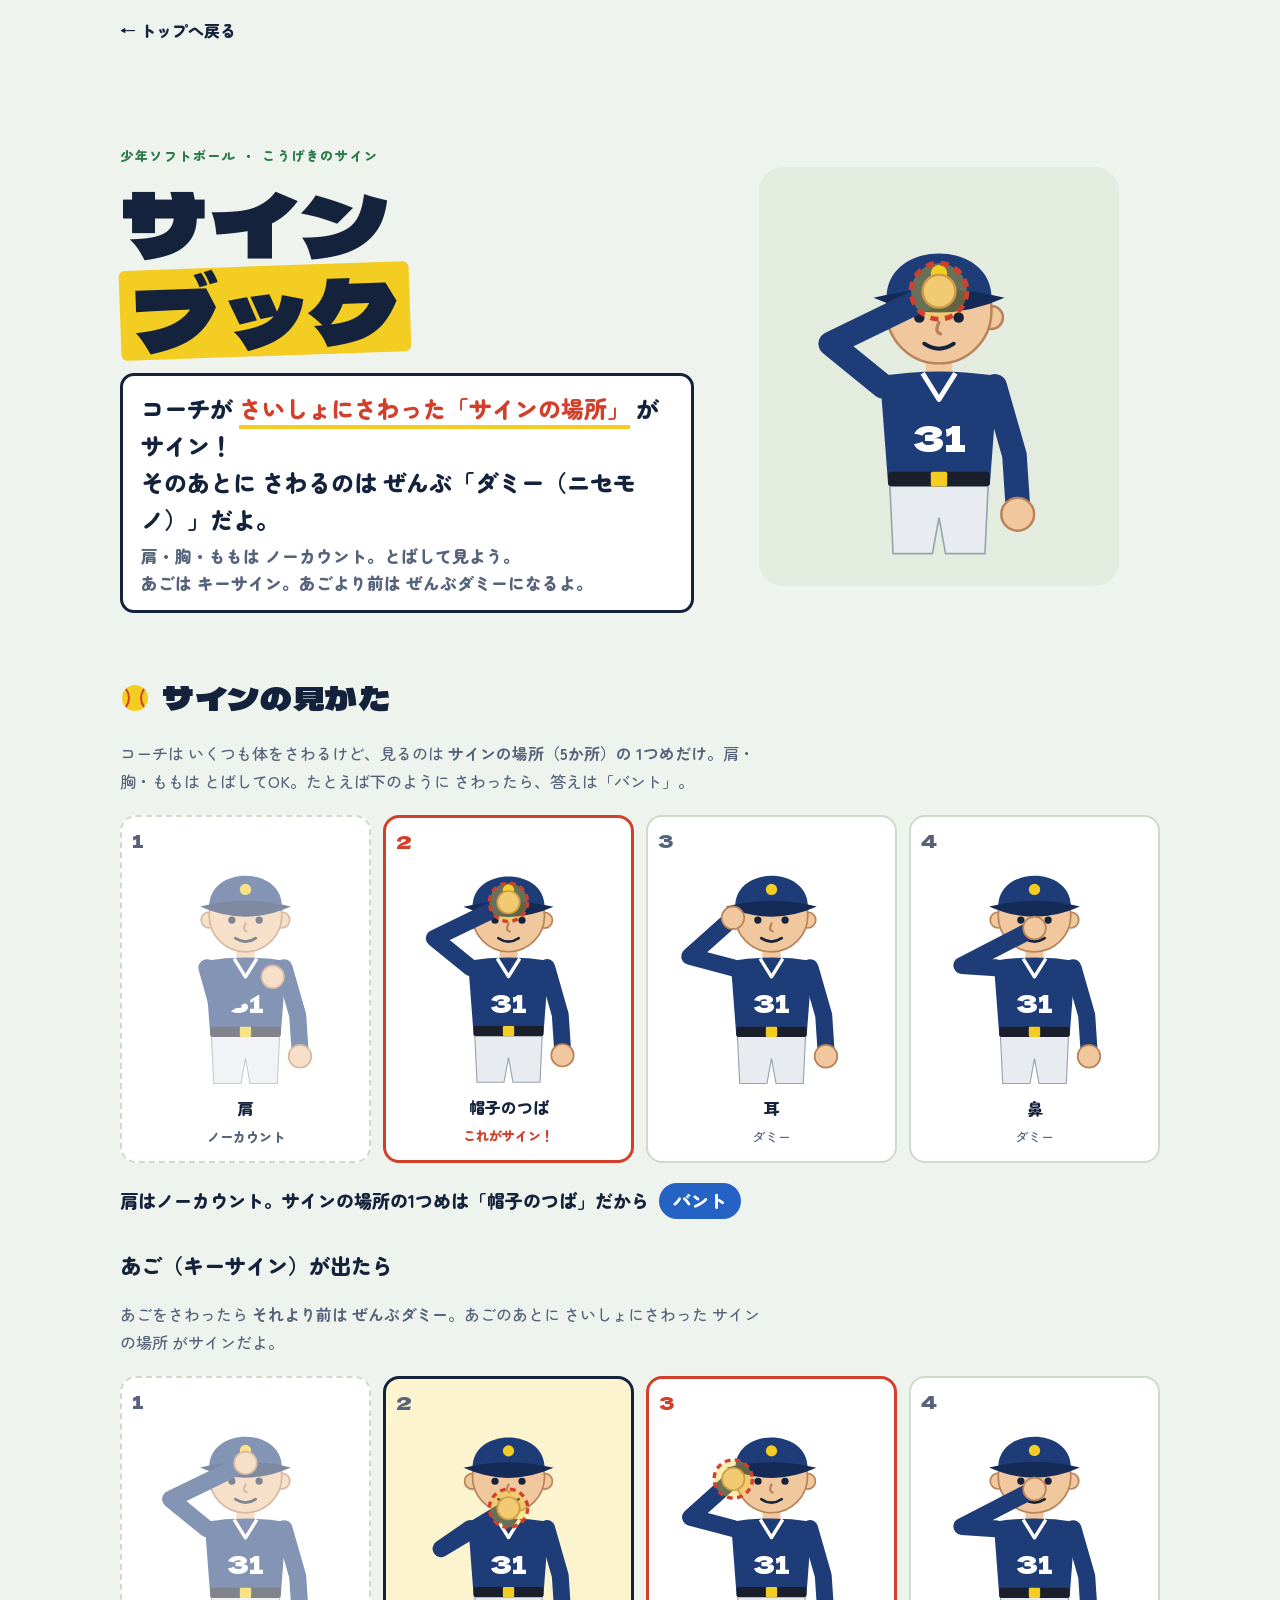
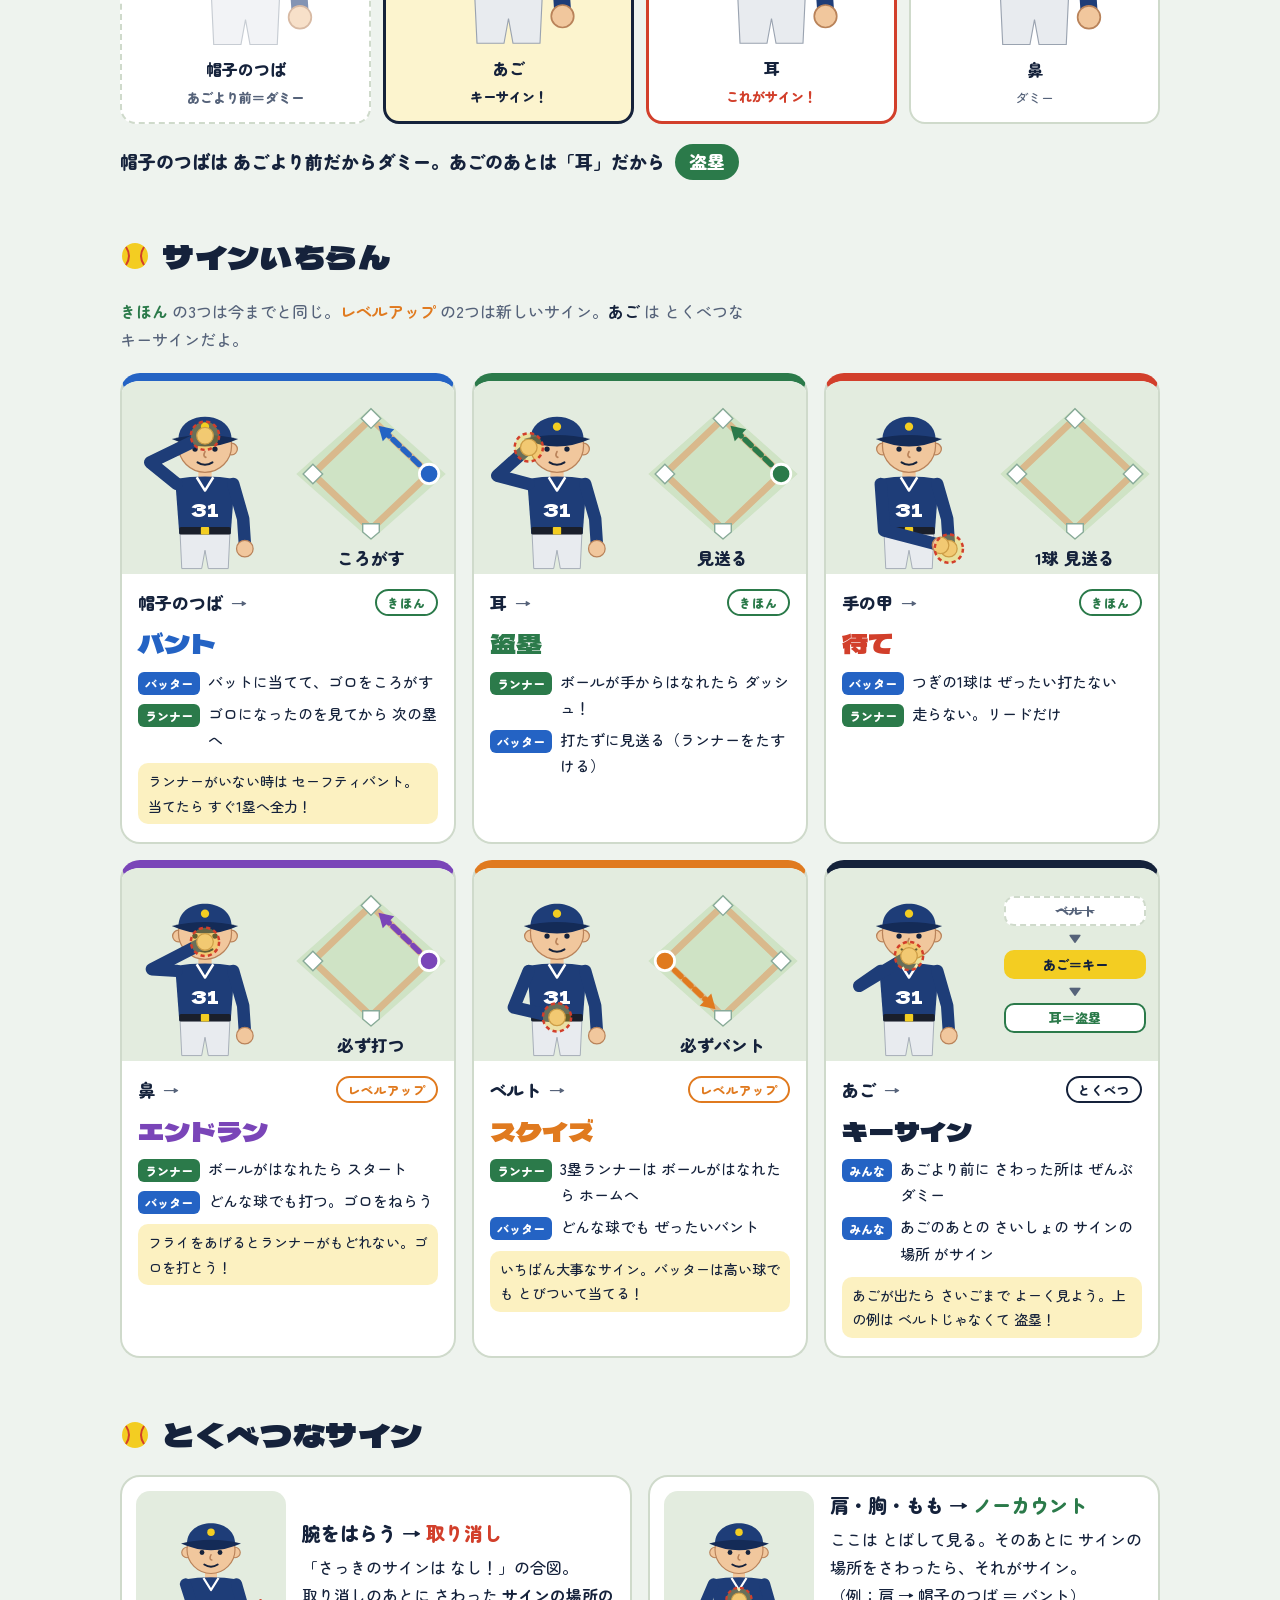
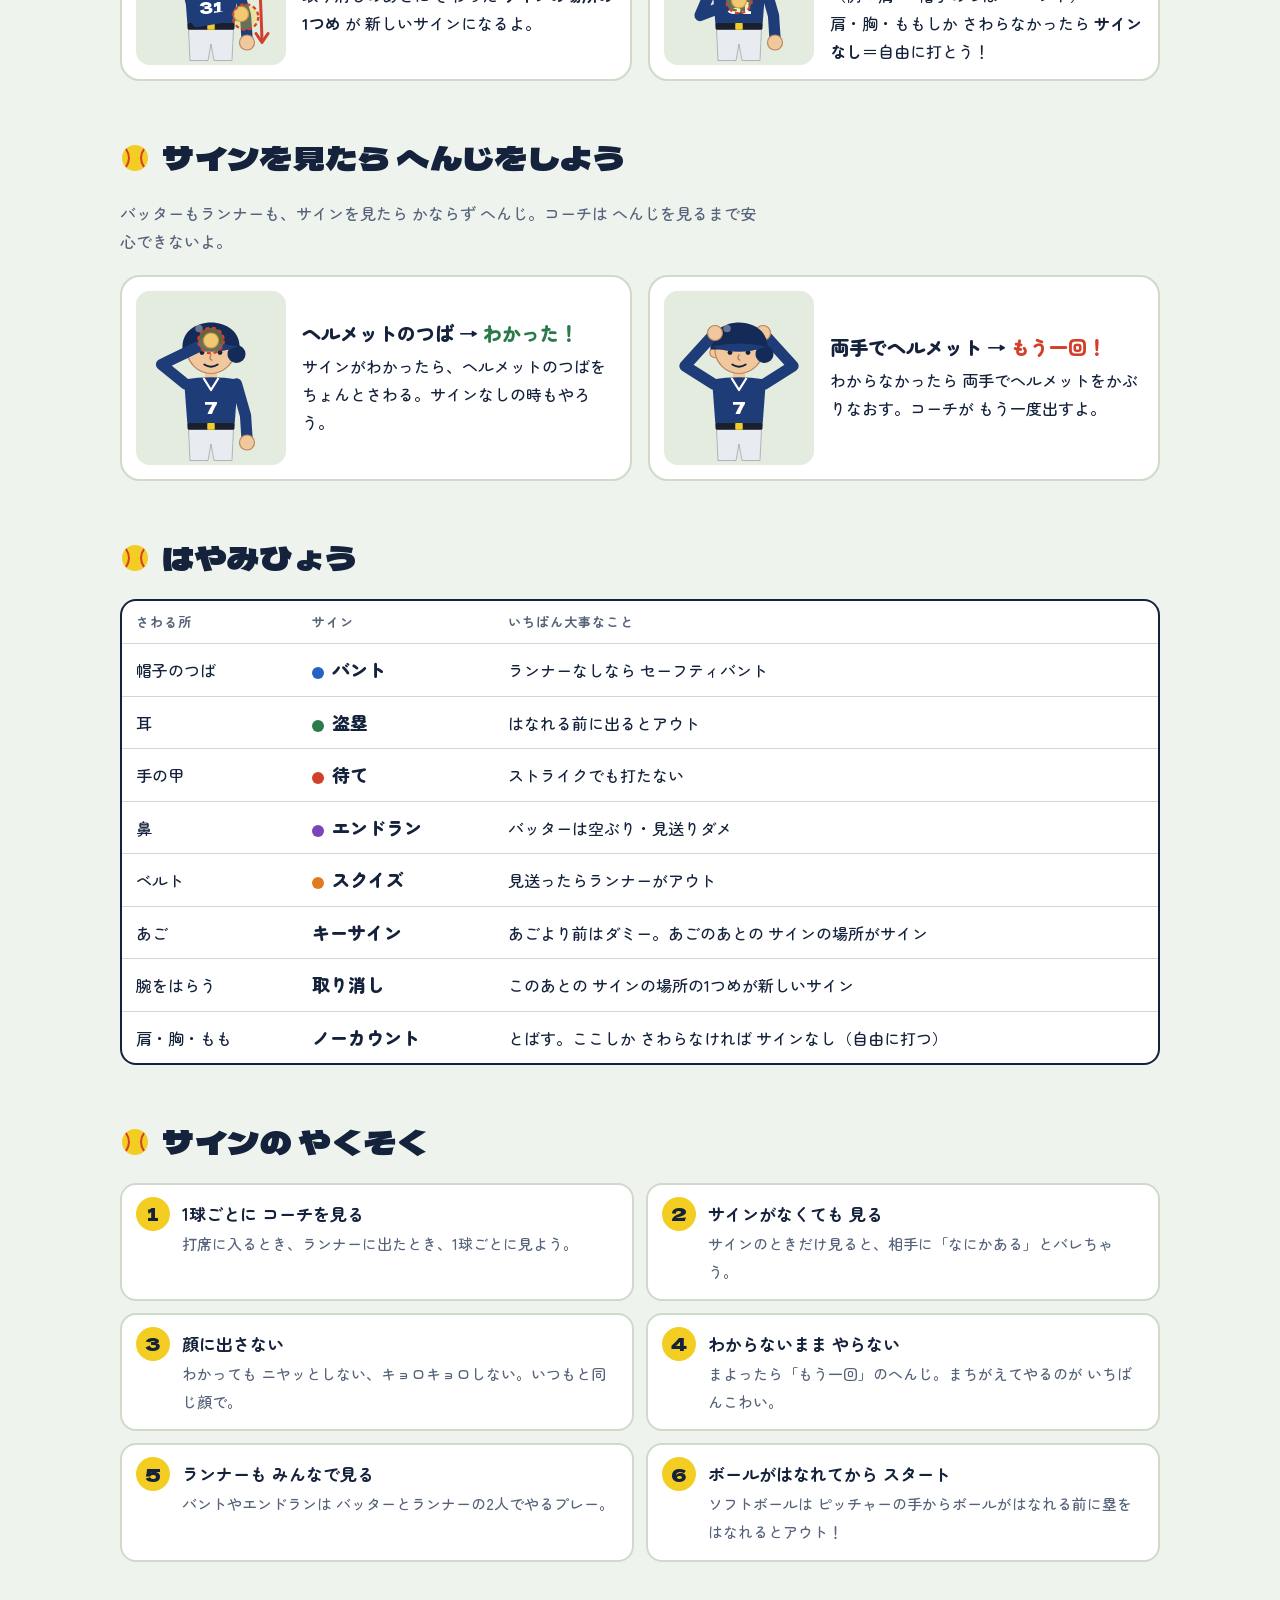
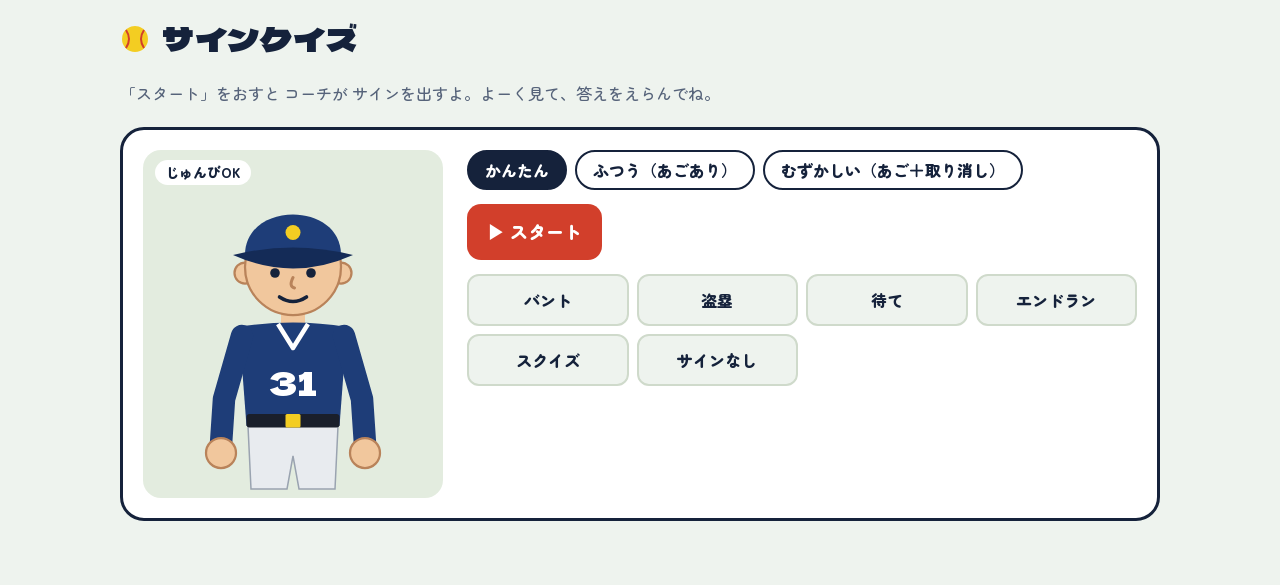
<file: signs.html>
<!doctype html><html lang="ja"><head><meta name="robots" content="noindex, nofollow"><meta charset=utf8><meta name=viewport content="width=device-width,initial-scale=1,viewport-fit=cover"><style>:root{color-scheme:light;box-sizing:border-box;padding-top:env(safe-area-inset-top,0px);padding-bottom:env(safe-area-inset-bottom,0px)}html{scroll-padding-top:env(safe-area-inset-top,0px)}body{margin:0;padding:0;font:14px -apple-system,BlinkMacSystemFont,sans-serif;background:#faf9f5;color:#141413}img{max-width:100%}[hidden]:not([hidden=until-found i]){display:none!important}</style></head><body>
<title>ソフトボール サインブック</title>
<link rel="preconnect" href="https://fonts.googleapis.com">
<link rel="preconnect" href="https://fonts.gstatic.com" crossorigin>
<link rel="stylesheet" href="https://fonts.googleapis.com/css2?family=Dela+Gothic+One&family=Zen+Maru+Gothic:wght@500;700;900&display=swap">
<style>
:root{
  --bg:#eef3ee; --card:#ffffff; --panel:#e3ecdf; --ink:#15223b; --muted:#56637a; --line:#cfdacb;
  --uni:#1e3d78; --uni2:#142b57; --skin:#f1c79d; --skin-line:#b9835a; --pants:#e8ebef;
  --yellow:#f3cd22; --red:#d23f2b; --green:#2b7a4a; --blue:#2463c4; --purple:#7a45b8; --orange:#e07a1f;
  --field:#cfe3c5; --dirt:#d9b98c;
}
@media (prefers-color-scheme: dark){
  :root:not([data-theme="light"]){
    color-scheme:dark;
    --bg:#0e1520; --card:#172131; --panel:#223044; --ink:#eef2f8; --muted:#9dabbf; --line:#2c3a50;
    --uni:#3c67b5; --uni2:#2b4f93; --pants:#c9d0da;
    --red:#f06a54; --green:#4cb27a; --blue:#6aa0f0; --purple:#b08ae6; --orange:#f39a4a;
    --field:#2c4a35; --dirt:#6e5a3e;
  }
}
:root[data-theme="dark"]{
  color-scheme:dark;
  --bg:#0e1520; --card:#172131; --panel:#223044; --ink:#eef2f8; --muted:#9dabbf; --line:#2c3a50;
  --uni:#3c67b5; --uni2:#2b4f93; --pants:#c9d0da;
  --red:#f06a54; --green:#4cb27a; --blue:#6aa0f0; --purple:#b08ae6; --orange:#f39a4a;
  --field:#2c4a35; --dirt:#6e5a3e;
}
*{box-sizing:border-box}
body{background:var(--bg);color:var(--ink);font-family:"Zen Maru Gothic","Hiragino Maru Gothic ProN","Hiragino Sans","Yu Gothic",sans-serif;font-weight:500;font-size:16px;line-height:1.75;padding-inline:16px;padding-block:0 64px}
.wrap{max-width:1040px;margin:0 auto;display:flex;flex-direction:column;gap:56px}
h1,h2,.display{font-family:"Dela Gothic One","Hiragino Sans","Yu Gothic",sans-serif;font-weight:400;letter-spacing:.02em;text-wrap:balance}
h2{font-size:clamp(24px,4.4vw,32px);margin:0;line-height:1.3;display:flex;align-items:center;gap:12px}
h2 .ball{flex:none;width:30px;height:30px}
h3{margin:0;font-weight:900;font-size:19px;line-height:1.4}
p{margin:0}
.lead{color:var(--muted);max-width:40em}
section{display:flex;flex-direction:column;gap:20px}

/* hero */
.hero{display:grid;grid-template-columns:1.3fr 1fr;gap:24px;align-items:center;padding-block:40px 8px}
.eyebrow{display:inline-block;font-weight:900;font-size:13px;letter-spacing:.12em;color:var(--green);margin-bottom:8px}
.hero h1{font-size:clamp(44px,10vw,88px);line-height:1.02;margin:0 0 18px}
.hero h1 span{display:inline-block;background:var(--yellow);color:#15223b;padding:0 .12em;border-radius:6px;transform:rotate(-2deg)}
.golden{font-size:clamp(18px,3.2vw,23px);font-weight:900;line-height:1.6;border:3px solid var(--ink);border-radius:14px;padding:14px 18px;background:var(--card)}
.golden em{font-style:normal;color:var(--red);border-bottom:4px solid var(--yellow)}
.golden small{display:block;font-size:.72em;color:var(--muted);margin-top:6px}
.hero-fig{background:var(--panel);border-radius:24px;padding:16px;max-width:360px;justify-self:center;width:100%}

/* sequence example */
.seq{display:grid;grid-template-columns:repeat(4,1fr);gap:12px}
.step{background:var(--card);border:2px solid var(--line);border-radius:16px;padding:10px 10px 12px;display:flex;flex-direction:column;align-items:center;gap:4px;position:relative}
.step.hit{border-color:var(--red);border-width:3px}
.step.skip{border-style:dashed}
.step.skip svg{opacity:.55}
.step .num{position:absolute;top:8px;left:10px;font-family:"Dela Gothic One",sans-serif;font-size:18px;color:var(--muted)}
.step.hit .num{color:var(--red)}
.step .where{font-weight:900}
.step .note{font-size:13px;color:var(--muted)}
.step.hit .note{color:var(--red);font-weight:900}
.step.skip .note{font-weight:900}
.step.key{border-color:var(--ink);border-width:3px;background:color-mix(in srgb,var(--yellow) 22%,var(--card))}
.step.key .note{color:var(--ink);font-weight:900}
h3.sub{font-size:21px;margin-top:12px}
.c-key{--c:var(--ink)}
.level.key{color:var(--ink)}
.keyflow{display:flex;flex-direction:column;gap:6px;padding:14px 12px;justify-content:center;height:100%}
.kf{border-radius:10px;padding:4px 8px;font-weight:900;font-size:13px;line-height:1.35;text-align:center;background:var(--card);border:2px solid var(--line)}
.kf.x{color:var(--muted);text-decoration:line-through;border-style:dashed}
.kf.k{background:var(--yellow);color:#15223b;border-color:var(--yellow)}
.kf.s{border-color:var(--green);color:var(--green)}
.kf-arrow{text-align:center;color:var(--muted);font-size:12px;line-height:1}
.answer{display:flex;flex-wrap:wrap;align-items:center;gap:10px;font-weight:900;font-size:18px}
.chip{display:inline-block;border-radius:999px;padding:2px 14px;color:#fff;font-weight:900}

/* sign cards */
.cards{display:grid;grid-template-columns:repeat(3,1fr);gap:16px}
.card{background:var(--card);border:2px solid var(--line);border-radius:20px;overflow:hidden;display:flex;flex-direction:column}
.card-top{display:grid;grid-template-columns:1fr 1fr;background:var(--panel);align-items:end}
.card-top svg{display:block;width:100%;height:auto}
.card-body{padding:14px 16px 18px;display:flex;flex-direction:column;gap:10px;flex:1}
.pair{display:flex;align-items:center;gap:8px;flex-wrap:wrap}
.touch{font-weight:900;font-size:17px}
.arrow{color:var(--muted);font-weight:900}
.sign-name{font-family:"Dela Gothic One",sans-serif;font-size:26px;line-height:1.2}
.level{font-size:12px;font-weight:900;letter-spacing:.08em;padding:1px 10px;border-radius:999px;border:2px solid currentColor;margin-left:auto}
.level.basic{color:var(--green)}
.level.up{color:var(--orange)}
.todo{list-style:none;margin:0;padding:0;display:flex;flex-direction:column;gap:6px;font-size:15px}
.todo li{display:grid;grid-template-columns:auto 1fr;gap:8px;align-items:start}
.who{font-size:12px;font-weight:900;color:#fff;border-radius:6px;padding:1px 7px;margin-top:3px;white-space:nowrap}
.who.b{background:var(--blue)}
.who.r{background:var(--green)}
.warn{font-size:14px;background:color-mix(in srgb,var(--yellow) 28%,transparent);border-radius:10px;padding:6px 10px}
.c-bunt{--c:var(--blue)} .c-steal{--c:var(--green)} .c-wait{--c:var(--red)} .c-run{--c:var(--purple)} .c-squeeze{--c:var(--orange)} .c-safety{--c:#0f8a8a}
.card .sign-name{color:var(--c)}
.card{border-top:8px solid var(--c)}

/* special */
.two{display:grid;grid-template-columns:repeat(2,1fr);gap:16px}
.wide{background:var(--card);border:2px solid var(--line);border-radius:20px;display:grid;grid-template-columns:150px 1fr;gap:16px;padding:14px;align-items:center}
.wide .figbox{background:var(--panel);border-radius:14px}
.wide .figbox svg{display:block;width:100%;height:auto}
.wide .txt{display:flex;flex-direction:column;gap:6px}

/* table */
.tbl-wrap{overflow-x:auto;background:var(--card);border:2px solid var(--ink);border-radius:16px}
table{border-collapse:collapse;width:100%;min-width:520px}
th,td{padding:10px 14px;text-align:left;border-bottom:1px solid var(--line)}
th{font-size:13px;letter-spacing:.08em;color:var(--muted)}
tr:last-child td{border-bottom:0}
td.big{font-weight:900;font-size:18px}
.dot{display:inline-block;width:12px;height:12px;border-radius:50%;background:var(--c);margin-right:8px;vertical-align:middle}

/* promises */
.promises{list-style:none;margin:0;padding:0;display:grid;grid-template-columns:repeat(2,1fr);gap:12px;counter-reset:p}
.promises li{background:var(--card);border:2px solid var(--line);border-radius:16px;padding:14px 16px 14px 60px;position:relative;counter-increment:p}
.promises li::before{content:counter(p);position:absolute;left:14px;top:12px;width:34px;height:34px;border-radius:50%;background:var(--yellow);color:#15223b;font-family:"Dela Gothic One",sans-serif;display:grid;place-items:center;font-size:18px}
.promises b{display:block;font-size:17px}
.promises span{color:var(--muted);font-size:15px}

/* quiz */
.quiz{background:var(--card);border:3px solid var(--ink);border-radius:24px;padding:20px;display:grid;grid-template-columns:minmax(0,300px) 1fr;gap:24px}
.stage{background:var(--panel);border-radius:18px;position:relative;aspect-ratio:200/232;max-width:100%}
.stage svg{display:block;width:100%;height:100%}
.stage .count{position:absolute;top:10px;left:12px;font-weight:900;font-size:14px;background:var(--card);border-radius:999px;padding:0 10px}
.qside{display:flex;flex-direction:column;gap:14px}
.modes{display:flex;gap:8px;flex-wrap:wrap}
button{font:inherit;cursor:pointer}
.mode{border:2px solid var(--ink);background:transparent;color:var(--ink);border-radius:999px;padding:4px 16px;font-weight:900}
.mode[aria-pressed="true"]{background:var(--ink);color:var(--card)}
.play{background:var(--red);color:#fff;border:0;border-radius:14px;padding:12px 20px;font-weight:900;font-size:18px;align-self:flex-start}
.play:disabled{opacity:.5;cursor:default}
.opts{display:grid;grid-template-columns:repeat(auto-fill,minmax(130px,1fr));gap:8px}
.opt{border:2px solid var(--line);background:var(--bg);color:var(--ink);border-radius:12px;padding:10px;font-weight:900;font-size:16px}
.opt:hover:not(:disabled){border-color:var(--ink)}
.opt:disabled{cursor:default}
.opt.right{background:var(--green);border-color:var(--green);color:#fff}
.opt.wrong{background:var(--red);border-color:var(--red);color:#fff}
.result{min-height:3.5em;font-weight:900;font-size:17px}
.trail{font-size:14px;color:var(--muted);font-weight:700}
.score{font-size:14px;color:var(--muted)}
button:focus-visible{outline:3px solid var(--yellow);outline-offset:2px}

/* coach memo */
.memo{border:2px dashed var(--muted);border-radius:18px;padding:18px 20px;display:flex;flex-direction:column;gap:10px}
.memo h2{font-size:22px}
.memo ul{margin:0;padding-left:1.2em;display:flex;flex-direction:column;gap:6px;max-width:48em}
.memo small{color:var(--muted)}

@keyframes pulse{0%,100%{transform:scale(1)}50%{transform:scale(1.18)}}
.ring{transform-box:fill-box;transform-origin:center;animation:pulse 1.4s ease-in-out infinite}
@media (prefers-reduced-motion: reduce){.ring{animation:none}}

@media (max-width:860px){
  .cards{grid-template-columns:repeat(2,1fr)}
  .hero{grid-template-columns:1fr}
  .quiz{grid-template-columns:1fr}
  .stage{max-width:300px;margin:0 auto;width:100%}
}
@media (max-width:600px){
  .cards,.two,.promises{grid-template-columns:1fr}
  .seq{grid-template-columns:repeat(2,1fr)}
  .wide{grid-template-columns:110px 1fr}
}
</style>

<div class="wrap">
<a href="./" style="display:inline-block;margin-top:16px;font-weight:900;color:var(--ink);text-decoration:none">← トップへ戻る</a>

<header class="hero">
  <div>
    <div class="eyebrow">少年ソフトボール ・ こうげきのサイン</div>
    <h1>サイン<br><span>ブック</span></h1>
    <p class="golden">コーチが <em>さいしょにさわった「サインの場所」</em> がサイン！<br>そのあとに さわるのは ぜんぶ「ダミー（ニセモノ）」だよ。<small>肩・胸・ももは ノーカウント。とばして見よう。<br>あごは キーサイン。あごより前は ぜんぶダミーになるよ。</small></p>
  </div>
  <div class="hero-fig" id="heroFig"></div>
</header>

<section>
  <h2><svg class="ball" viewBox="0 0 30 30"><circle cx="15" cy="15" r="13" fill="var(--yellow)"/><path d="M6 6 Q12 15 6 24 M24 6 Q18 15 24 24" stroke="var(--red)" stroke-width="2" fill="none"/></svg>サインの見かた</h2>
  <p class="lead">コーチは いくつも体をさわるけど、見るのは <b>サインの場所（5か所）の 1つめだけ</b>。肩・胸・ももは とばしてOK。たとえば下のように さわったら、答えは「バント」。</p>
  <div class="seq" id="seq"></div>
  <div class="answer">肩はノーカウント。サインの場所の1つめは「帽子のつば」だから <span class="chip" style="background:var(--blue)">バント</span></div>
  <h3 class="sub">あご（キーサイン）が出たら</h3>
  <p class="lead">あごをさわったら <b>それより前は ぜんぶダミー</b>。あごのあとに さいしょにさわった サインの場所 がサインだよ。</p>
  <div class="seq" id="seqKey"></div>
  <div class="answer">帽子のつばは あごより前だからダミー。あごのあとは「耳」だから <span class="chip" style="background:var(--green)">盗塁</span></div>
</section>

<section>
  <h2><svg class="ball" viewBox="0 0 30 30"><circle cx="15" cy="15" r="13" fill="var(--yellow)"/><path d="M6 6 Q12 15 6 24 M24 6 Q18 15 24 24" stroke="var(--red)" stroke-width="2" fill="none"/></svg>サインいちらん</h2>
  <p class="lead"><b style="color:var(--green)">きほん</b> の3つは今までと同じ。<b style="color:var(--orange)">レベルアップ</b> の2つは新しいサイン。<b style="color:var(--ink)">あご</b> は とくべつな キーサインだよ。</p>
  <div class="cards" id="cards"></div>
</section>

<section>
  <h2><svg class="ball" viewBox="0 0 30 30"><circle cx="15" cy="15" r="13" fill="var(--yellow)"/><path d="M6 6 Q12 15 6 24 M24 6 Q18 15 24 24" stroke="var(--red)" stroke-width="2" fill="none"/></svg>とくべつなサイン</h2>
  <div class="two" id="special"></div>
</section>

<section>
  <h2><svg class="ball" viewBox="0 0 30 30"><circle cx="15" cy="15" r="13" fill="var(--yellow)"/><path d="M6 6 Q12 15 6 24 M24 6 Q18 15 24 24" stroke="var(--red)" stroke-width="2" fill="none"/></svg>サインを見たら へんじをしよう</h2>
  <p class="lead">バッターもランナーも、サインを見たら かならず へんじ。コーチは へんじを見るまで安心できないよ。</p>
  <div class="two" id="reply"></div>
</section>

<section>
  <h2><svg class="ball" viewBox="0 0 30 30"><circle cx="15" cy="15" r="13" fill="var(--yellow)"/><path d="M6 6 Q12 15 6 24 M24 6 Q18 15 24 24" stroke="var(--red)" stroke-width="2" fill="none"/></svg>はやみひょう</h2>
  <div class="tbl-wrap"><table>
    <thead><tr><th>さわる所</th><th>サイン</th><th>いちばん大事なこと</th></tr></thead>
    <tbody id="tbl"></tbody>
  </table></div>
</section>

<section>
  <h2><svg class="ball" viewBox="0 0 30 30"><circle cx="15" cy="15" r="13" fill="var(--yellow)"/><path d="M6 6 Q12 15 6 24 M24 6 Q18 15 24 24" stroke="var(--red)" stroke-width="2" fill="none"/></svg>サインの やくそく</h2>
  <ol class="promises">
    <li><b>1球ごとに コーチを見る</b><span>打席に入るとき、ランナーに出たとき、1球ごとに見よう。</span></li>
    <li><b>サインがなくても 見る</b><span>サインのときだけ見ると、相手に「なにかある」とバレちゃう。</span></li>
    <li><b>顔に出さない</b><span>わかっても ニヤッとしない、キョロキョロしない。いつもと同じ顔で。</span></li>
    <li><b>わからないまま やらない</b><span>まよったら「もう一回」のへんじ。まちがえてやるのが いちばんこわい。</span></li>
    <li><b>ランナーも みんなで見る</b><span>バントやエンドランは バッターとランナーの2人でやるプレー。</span></li>
    <li><b>ボールがはなれてから スタート</b><span>ソフトボールは ピッチャーの手からボールがはなれる前に塁をはなれるとアウト！</span></li>
  </ol>
</section>

<section>
  <h2><svg class="ball" viewBox="0 0 30 30"><circle cx="15" cy="15" r="13" fill="var(--yellow)"/><path d="M6 6 Q12 15 6 24 M24 6 Q18 15 24 24" stroke="var(--red)" stroke-width="2" fill="none"/></svg>サインクイズ</h2>
  <p class="lead">「スタート」をおすと コーチが サインを出すよ。よーく見て、答えをえらんでね。</p>
  <div class="quiz">
    <div class="stage"><div class="count" id="count">じゅんびOK</div><div id="stageFig"></div></div>
    <div class="qside">
      <div class="modes" role="group" aria-label="むずかしさ">
        <button class="mode" id="modeEasy" aria-pressed="true">かんたん</button>
        <button class="mode" id="modeMid" aria-pressed="false">ふつう（あごあり）</button>
        <button class="mode" id="modeHard" aria-pressed="false">むずかしい（あご＋取り消し）</button>
      </div>
      <button class="play" id="play">▶ スタート</button>
      <div class="opts" id="opts"></div>
      <div class="result" id="result" aria-live="polite"></div>
      <div class="trail" id="trail"></div>
      <div class="score" id="score"></div>
    </div>
  </div>
</section>


</div>

<script>
const SPOTS = {
  brim:    {x:100,y:66, elbow:[34,98],  label:"帽子のつば"},
  ear:     {x:66, y:80, elbow:[28,114], label:"耳"},
  back:    {x:148,y:202,elbow:[70,180], hand:[138,198], label:"手の甲"},
  nose:    {x:100,y:89, elbow:[36,122], label:"鼻"},
  belt:    {x:100,y:180,elbow:[48,168], label:"ベルト"},
  chin:    {x:100,y:106,elbow:[40,142], label:"あご"},
  shoulder:{x:128,y:128,elbow:[76,160], hand:[124,132], label:"肩"},
  chest:   {x:100,y:146,elbow:[48,166], label:"胸"},
  thigh:   {x:86, y:208,elbow:[48,178], label:"もも"},
  cancel:  {x:146,y:168,elbow:[82,174], hand:[140,164], swipe:true, label:"腕をはらう"}
};

function coach(o={}){
  const s = o.spot ? SPOTS[o.spot] : null;
  const helmet = o.hat === "helmet";
  const bothUp = o.both;
  const ring = o.ring !== false;
  const arm = (pts)=>`<path d="M${pts.map(p=>p.join(",")).join(" L")}" fill="none" stroke="var(--uni)" stroke-width="15" stroke-linecap="round" stroke-linejoin="round"/>`;
  const hand = ([x,y])=>`<circle cx="${x}" cy="${y}" r="10" fill="var(--skin)" stroke="var(--skin-line)" stroke-width="1.5"/>`;

  let otherArm, touchArm = "", ringSvg = "", extra = "";
  if(bothUp){
    otherArm = arm([[134,124],[172,100],[132,56]]) + hand([132,56]);
    touchArm = arm([[66,124],[28,100],[68,56]]) + hand([68,56]);
  } else {
    otherArm = arm([[134,124],[146,166],[148,196]]) + hand([148,202]);
    if(s){
      const h = s.hand || [s.x,s.y];
      touchArm = arm([[66,124],s.elbow,h]) + hand(h);
      if(ring){
        ringSvg = `<circle class="ring" cx="${s.x}" cy="${s.y}" r="17" fill="var(--yellow)" fill-opacity=".35" stroke="var(--red)" stroke-width="3" stroke-dasharray="5 4"/>`;
      }
      if(s.swipe){
        extra = `<path d="M166 146 L168 198" stroke="var(--red)" stroke-width="4" stroke-linecap="round"/><path d="M160 190 L168 202 L176 190" fill="none" stroke="var(--red)" stroke-width="4" stroke-linecap="round" stroke-linejoin="round"/>`;
      }
    } else {
      touchArm = arm([[66,124],[54,166],[52,196]]) + hand([52,202]);
    }
  }
  const hat = helmet
    ? `<path d="M62 78 C58 30 142 30 138 78 Z" fill="var(--uni2)"/><circle cx="134" cy="84" r="12" fill="var(--uni2)"/><path d="M64 74 Q100 88 136 74 Q100 66 64 74 Z" fill="var(--uni)"/><circle cx="84" cy="50" r="5" fill="#fff" fill-opacity=".35"/>`
    : `<path d="M68 70 C68 34 132 34 132 70 Z" fill="var(--uni)"/><path d="M60 70 Q100 88 140 70 Q100 60 60 70 Z" fill="var(--uni2)"/><circle cx="100" cy="55" r="5" fill="var(--yellow)"/>`;
  const face = `
    <circle cx="68" cy="82" r="7" fill="var(--skin)" stroke="var(--skin-line)" stroke-width="1.5"/>
    <circle cx="132" cy="82" r="7" fill="var(--skin)" stroke="var(--skin-line)" stroke-width="1.5"/>
    <circle cx="100" cy="78" r="32" fill="var(--skin)" stroke="var(--skin-line)" stroke-width="1.5"/>
    <circle cx="88" cy="82" r="3.2" fill="#15223b"/><circle cx="112" cy="82" r="3.2" fill="#15223b"/>
    <path d="M100 85 Q97 91 101 92" fill="none" stroke="var(--skin-line)" stroke-width="2" stroke-linecap="round"/>
    <path d="M91 98 Q100 104 109 98" fill="none" stroke="#15223b" stroke-width="2.4" stroke-linecap="round"/>`;
  const body = `
    <path d="M70 184 L130 184 L128 226 L104 226 L100 204 L96 226 L72 226 Z" fill="var(--pants)" stroke="#9aa3b0" stroke-width="1"/>
    <rect x="92" y="104" width="16" height="16" fill="var(--skin)"/>
    <path d="M64 118 Q100 112 136 118 L131 184 L69 184 Z" fill="var(--uni)"/>
    <path d="M90 116 L100 132 L110 116" fill="none" stroke="#fff" stroke-width="3" stroke-linejoin="round"/>
    <text x="100" y="164" text-anchor="middle" font-family="Dela Gothic One,sans-serif" font-size="22" fill="#fff">${helmet?"7":"31"}</text>
    <rect x="69" y="176" width="62" height="9" rx="2" fill="#1a1f2b"/><rect x="95" y="176" width="10" height="9" rx="1" fill="var(--yellow)"/>`;
  return `<svg viewBox="0 0 200 232" role="img" aria-label="${s?s.label+"をさわる":"かまえ"}" xmlns="http://www.w3.org/2000/svg">
    ${body}${otherArm}${face}${hat}${touchArm}${extra}${ringSvg}</svg>`;
}

/* mini diamond: runners [[from,to]], batter action text */
const BASE = {h:[60,92],1:[102,52],2:[60,12],3:[18,52]};
function diamond(runs, bat, color){
  const b = (k)=>BASE[k];
  let svg = `<svg viewBox="0 0 120 124" xmlns="http://www.w3.org/2000/svg" aria-hidden="true">
    <path d="M60 4 L114 52 L60 100 L6 52 Z" fill="var(--field)"/>
    <path d="M60 12 L102 52 L60 92 L18 52 Z" fill="none" stroke="var(--dirt)" stroke-width="5"/>`;
  [1,2,3].forEach(k=>{const [x,y]=b(k);svg+=`<rect x="${x-5}" y="${y-5}" width="10" height="10" fill="#fff" stroke="#8a9" transform="rotate(45 ${x} ${y})"/>`});
  svg += `<path d="M54 88 L66 88 L66 94 L60 99 L54 94 Z" fill="#fff" stroke="#8a9"/>`;
  runs.forEach(([f,t])=>{
    const [x1,y1]=b(f),[x2,y2]=b(t);
    const mx=x1+(x2-x1)*.82,my=y1+(y2-y1)*.82;
    svg += `<path d="M${x1} ${y1} L${mx} ${my}" stroke="${color}" stroke-width="4" stroke-dasharray="6 4" stroke-linecap="round"/>`;
    const ang=Math.atan2(y2-y1,x2-x1)*180/Math.PI;
    svg += `<path d="M-7 -6 L3 0 L-7 6 Z" fill="${color}" transform="translate(${mx} ${my}) rotate(${ang})"/>`;
    svg += `<circle cx="${x1}" cy="${y1}" r="7" fill="${color}" stroke="#fff" stroke-width="2"/>`;
  });
  if(bat) svg += `<text x="60" y="118" text-anchor="middle" font-size="12" font-weight="900" fill="var(--ink)" font-family="Zen Maru Gothic,sans-serif">${bat}</text>`;
  return svg + `</svg>`;
}

const SIGNS = [
  {spot:"brim", name:"バント", cls:"c-bunt", color:"var(--blue)", level:"basic", runs:[[1,2]], bat:"ころがす",
   todo:[["b","バットに当てて、ゴロをころがす"],["r","ゴロになったのを見てから 次の塁へ"]], key:"ランナーなしなら セーフティバント",
   warn:"ランナーがいない時は セーフティバント。当てたら すぐ1塁へ全力！"},
  {spot:"ear", name:"盗塁", cls:"c-steal", color:"var(--green)", level:"basic", runs:[[1,2]], bat:"見送る",
   todo:[["r","ボールが手からはなれたら ダッシュ！"],["b","打たずに見送る（ランナーをたすける）"]], key:"はなれる前に出るとアウト"},
  {spot:"back", name:"待て", cls:"c-wait", color:"var(--red)", level:"basic", runs:[], bat:"1球 見送る",
   todo:[["b","つぎの1球は ぜったい打たない"],["r","走らない。リードだけ"]], key:"ストライクでも打たない"},
  {spot:"nose", name:"エンドラン", cls:"c-run", color:"var(--purple)", level:"up", runs:[[1,2]], bat:"必ず打つ",
   todo:[["r","ボールがはなれたら スタート"],["b","どんな球でも打つ。ゴロをねらう"]], key:"バッターは空ぶり・見送りダメ",
   warn:"フライをあげるとランナーがもどれない。ゴロを打とう！"},
  {spot:"belt", name:"スクイズ", cls:"c-squeeze", color:"var(--orange)", level:"up", runs:[[3,"h"]], bat:"必ずバント",
   todo:[["r","3塁ランナーは ボールがはなれたら ホームへ"],["b","どんな球でも ぜったいバント"]], key:"見送ったらランナーがアウト",
   warn:"いちばん大事なサイン。バッターは高い球でも とびついて当てる！"}
];

document.getElementById("heroFig").innerHTML = coach({spot:"brim"});

/* sequence example: 肩（ノーカウント）→ 帽子のつば（サイン）→ ダミー */
const steps = (list)=>list.map(([k,cls,note],i)=>`
  <div class="step ${cls}"><span class="num">${i+1}</span>${coach({spot:k, ring:cls==="hit"||cls==="key"})}
  <span class="where">${SPOTS[k].label}</span><span class="note">${note}</span></div>`).join("");
document.getElementById("seq").innerHTML = steps([["shoulder","skip","ノーカウント"],["brim","hit","これがサイン！"],["ear","","ダミー"],["nose","","ダミー"]]);
/* キーサイン例：帽子のつば（あごより前＝ダミー）→ あご（キー）→ 耳（サイン）→ 鼻 */
document.getElementById("seqKey").innerHTML = steps([["brim","skip","あごより前＝ダミー"],["chin","key","キーサイン！"],["ear","hit","これがサイン！"],["nose","","ダミー"]]);

/* cards */
document.getElementById("cards").innerHTML = SIGNS.map(s=>`
  <article class="card ${s.cls}">
    <div class="card-top">${coach({spot:s.spot})}${diamond(s.runs,s.bat,s.color)}</div>
    <div class="card-body">
      <div class="pair"><span class="touch">${SPOTS[s.spot].label}</span><span class="arrow">→</span>
        <span class="level ${s.level==="basic"?"basic":"up"}">${s.level==="basic"?"きほん":"レベルアップ"}</span></div>
      <div class="sign-name">${s.name}</div>
      <ul class="todo">${s.todo.map(([w,t])=>`<li><span class="who ${w}">${w==="b"?"バッター":"ランナー"}</span><span>${t}</span></li>`).join("")}</ul>
      ${s.warn?`<p class="warn">${s.warn}</p>`:""}
    </div>
  </article>`).join("") + `
  <article class="card c-key">
    <div class="card-top">${coach({spot:"chin"})}
      <div class="keyflow" aria-hidden="true">
        <div class="kf x">ベルト</div><div class="kf-arrow">▼</div>
        <div class="kf k">あご＝キー</div><div class="kf-arrow">▼</div>
        <div class="kf s">耳＝盗塁</div>
      </div></div>
    <div class="card-body">
      <div class="pair"><span class="touch">あご</span><span class="arrow">→</span><span class="level key">とくべつ</span></div>
      <div class="sign-name">キーサイン</div>
      <ul class="todo">
        <li><span class="who b">みんな</span><span>あごより前に さわった所は ぜんぶダミー</span></li>
        <li><span class="who b">みんな</span><span>あごのあとの さいしょの サインの場所 がサイン</span></li>
      </ul>
      <p class="warn">あごが出たら さいごまで よーく見よう。上の例は ベルトじゃなくて 盗塁！</p>
    </div>
  </article>`;

/* special */
document.getElementById("special").innerHTML = `
  <div class="wide"><div class="figbox">${coach({spot:"cancel"})}</div>
    <div class="txt"><h3>腕をはらう → <span style="color:var(--red)">取り消し</span></h3>
    <p>「さっきのサインは なし！」の合図。<br>取り消しのあとに さわった <b>サインの場所の1つめ</b> が 新しいサインになるよ。</p></div></div>
  <div class="wide"><div class="figbox">${coach({spot:"chest"})}</div>
    <div class="txt"><h3>肩・胸・もも → <span style="color:var(--green)">ノーカウント</span></h3>
    <p>ここは とばして見る。そのあとに サインの場所をさわったら、それがサイン。<br>（例：肩 → 帽子のつば ＝ バント）<br>肩・胸・ももしか さわらなかったら <b>サインなし</b>＝自由に打とう！</p></div></div>`;

/* reply */
const reply = (o)=>`<div class="wide"><div class="figbox">${o.fig}</div><div class="txt"><h3>${o.h}</h3><p>${o.p}</p></div></div>`;
document.getElementById("reply").innerHTML =
  reply({fig:coach({spot:"brim",hat:"helmet"}), h:'ヘルメットのつば → <span style="color:var(--green)">わかった！</span>', p:"サインがわかったら、ヘルメットのつばを ちょんとさわる。サインなしの時もやろう。"}) +
  reply({fig:coach({hat:"helmet",both:true}), h:'両手でヘルメット → <span style="color:var(--red)">もう一回！</span>', p:"わからなかったら 両手でヘルメットをかぶりなおす。コーチが もう一度出すよ。"});

/* table */
const rows = SIGNS.map(s=>`<tr class="${s.cls}"><td>${SPOTS[s.spot].label}</td><td class="big"><span class="dot"></span>${s.name}</td><td>${s.key}</td></tr>`).join("")
 + `<tr><td>あご</td><td class="big">キーサイン</td><td>あごより前はダミー。あごのあとの サインの場所がサイン</td></tr>`
 + `<tr><td>腕をはらう</td><td class="big">取り消し</td><td>このあとの サインの場所の1つめが新しいサイン</td></tr>`
 + `<tr><td>肩・胸・もも</td><td class="big">ノーカウント</td><td>とばす。ここしか さわらなければ サインなし（自由に打つ）</td></tr>`;
document.getElementById("tbl").innerHTML = rows;

/* quiz */
const ANSWERS = [...SIGNS.map(s=>s.name),"サインなし"];
const SIGN_SPOTS = SIGNS.map(s=>s.spot);
const DUMMY = ["shoulder","chest","thigh"];
const ALL = [...SIGN_SPOTS,...DUMMY];
let level=0, busy=false, current=null, right=0, total=0, timers=[];
const $ = (id)=>document.getElementById(id);
const pick = (a)=>a[Math.floor(Math.random()*a.length)];

/* 答え：最後の「取り消し」より後を見る。その中に あご があれば あごより後だけを見る。
   そこで最初にさわったサインの場所がサイン。なければサインなし */
function judge(seq){
  let rest = seq.slice(seq.lastIndexOf("cancel")+1);
  const key = rest.indexOf("chin");
  if(key>=0) rest = rest.slice(key+1);
  const hit = rest.find(k=>SIGN_SPOTS.includes(k));
  const sign = hit ? SIGNS.find(s=>s.spot===hit) : null;
  return {answer: sign?sign.name:"サインなし", hit, key:key>=0};
}
function makeQuestion(){
  const seq=[];
  if(level===2 && Math.random()<0.6){
    const pre = 1+Math.floor(Math.random()*2);
    for(let i=0;i<pre;i++) seq.push(pick(ALL));
    seq.push("cancel");
  }
  if(level>=1 && Math.random()<0.65){
    const pre = 1+Math.floor(Math.random()*2);
    for(let i=0;i<pre;i++) seq.push(pick(ALL));
    seq.push("chin");
  }
  const lead = Math.random()<0.5 ? 1+Math.floor(Math.random()*2) : 0;
  for(let i=0;i<lead;i++) seq.push(pick(DUMMY));
  const noSign = Math.random()<0.15;
  if(noSign){
    const n = 2+Math.floor(Math.random()*2) - lead;
    for(let i=0;i<Math.max(n,1);i++) seq.push(pick(DUMMY));
  } else {
    seq.push(pick(SIGN_SPOTS));
    const tail = 2+Math.floor(Math.random()*2);
    for(let i=0;i<tail;i++) seq.push(pick(ALL));
  }
  return {seq, ...judge(seq)};
}
function stage(spot){ $("stageFig").innerHTML = coach({spot, ring:!!spot}); }
function renderOpts(enabled){
  $("opts").innerHTML = ANSWERS.map(a=>`<button class="opt" ${enabled?"":"disabled"} data-a="${a}">${a}</button>`).join("");
}
function play(){
  if(busy) return;
  timers.forEach(clearTimeout); timers=[];
  busy=true; $("play").disabled=true; $("result").textContent=""; $("trail").textContent="";
  current = makeQuestion();
  renderOpts(false);
  const step=900, gap=280;
  current.seq.forEach((k,i)=>{
    timers.push(setTimeout(()=>{stage(k); $("count").textContent=`${i+1}つめ`;}, i*(step+gap)));
    timers.push(setTimeout(()=>stage(null), i*(step+gap)+step));
  });
  timers.push(setTimeout(()=>{
    $("count").textContent="答えをえらんでね"; busy=false; $("play").disabled=false;
    $("play").textContent="▶ もう一回 見る（新しい問題）"; renderOpts(true);
  }, current.seq.length*(step+gap)));
}
$("opts").addEventListener("click",e=>{
  const btn=e.target.closest(".opt"); if(!btn||btn.disabled||!current) return;
  const ok = btn.dataset.a===current.answer;
  total++; if(ok) right++;
  document.querySelectorAll(".opt").forEach(b=>{b.disabled=true; if(b.dataset.a===current.answer) b.classList.add("right");});
  if(!ok) btn.classList.add("wrong");
  const pre = current.key ? "あごのあと、" : current.seq.includes("cancel") ? "取り消しのあと、" : "";
  $("result").innerHTML = (ok?"せいかい！ ":"ざんねん… ") + (current.hit
    ? `${pre}さいしょにさわったサインの場所は「${SPOTS[current.hit].label}」→ ${current.answer}`
    : `${pre}肩・胸・ももしか さわってない → サインなし`);
  $("trail").textContent = "コーチの動き： " + current.seq.map(k=>SPOTS[k].label).join(" → ");
  $("score").textContent = `${total}問中 ${right}問 せいかい`;
});
const MODES=["modeEasy","modeMid","modeHard"];
function setMode(n){
  level=n; MODES.forEach((id,i)=>$(id).setAttribute("aria-pressed",String(i===n)));
}
MODES.forEach((id,i)=>$(id).onclick=()=>setMode(i));
$("play").onclick=play;
stage(null); renderOpts(false);
</script>

</body></html>
</file>
<file: common.css>
:root {
  --bg: #f4f7fb;
  --card: #ffffff;
  --text: #1f2933;
  --muted: #5f6b7a;
  --accent: #1f4e79;
  --accent-hover: #163a5a;
  --line: #d9e2ec;
  --head: #e8eff7;
}
@media (prefers-color-scheme: dark) {
  :root {
    --bg: #10161d;
    --card: #18212b;
    --text: #e6edf3;
    --muted: #9aa7b4;
    --accent: #4a8fd0;
    --accent-hover: #6aa6dd;
    --line: #2a3644;
    --head: #1f2b38;
  }
}
* { box-sizing: border-box; }
body {
  margin: 0;
  background: var(--bg);
  color: var(--text);
  font-family: "Hiragino Sans", "Yu Gothic UI", "Yu Gothic", Meiryo, sans-serif;
  line-height: 1.75;
}
a { color: var(--accent); }
main { max-width: 760px; margin: 0 auto; padding: 32px 16px 56px; }

/* 記事ページ */
.doc h1 { font-size: 24px; line-height: 1.4; color: var(--accent); margin: 16px 0 4px; }
.doc .meta { color: var(--muted); font-size: 14px; margin: 0 0 24px; }
.doc h2 { font-size: 19px; margin: 36px 0 10px; padding-bottom: 6px; border-bottom: 2px solid var(--accent); }
.doc h3 { font-size: 16px; margin: 20px 0 6px; }
.doc p, .doc li { font-size: 15.5px; }
.doc .note { font-size: 13.5px; color: var(--muted); }
.table-wrap { overflow-x: auto; background: var(--card); border: 1px solid var(--line); border-radius: 10px; }
table { border-collapse: collapse; width: 100%; font-size: 14.5px; }
th, td { padding: 8px 12px; text-align: left; border-bottom: 1px solid var(--line); vertical-align: top; }
th { background: var(--head); font-size: 13.5px; white-space: nowrap; }
tr:last-child td { border-bottom: 0; }
.back { display: inline-block; font-size: 14px; text-decoration: none; }
.back.bottom { margin-top: 32px; }
</file>
